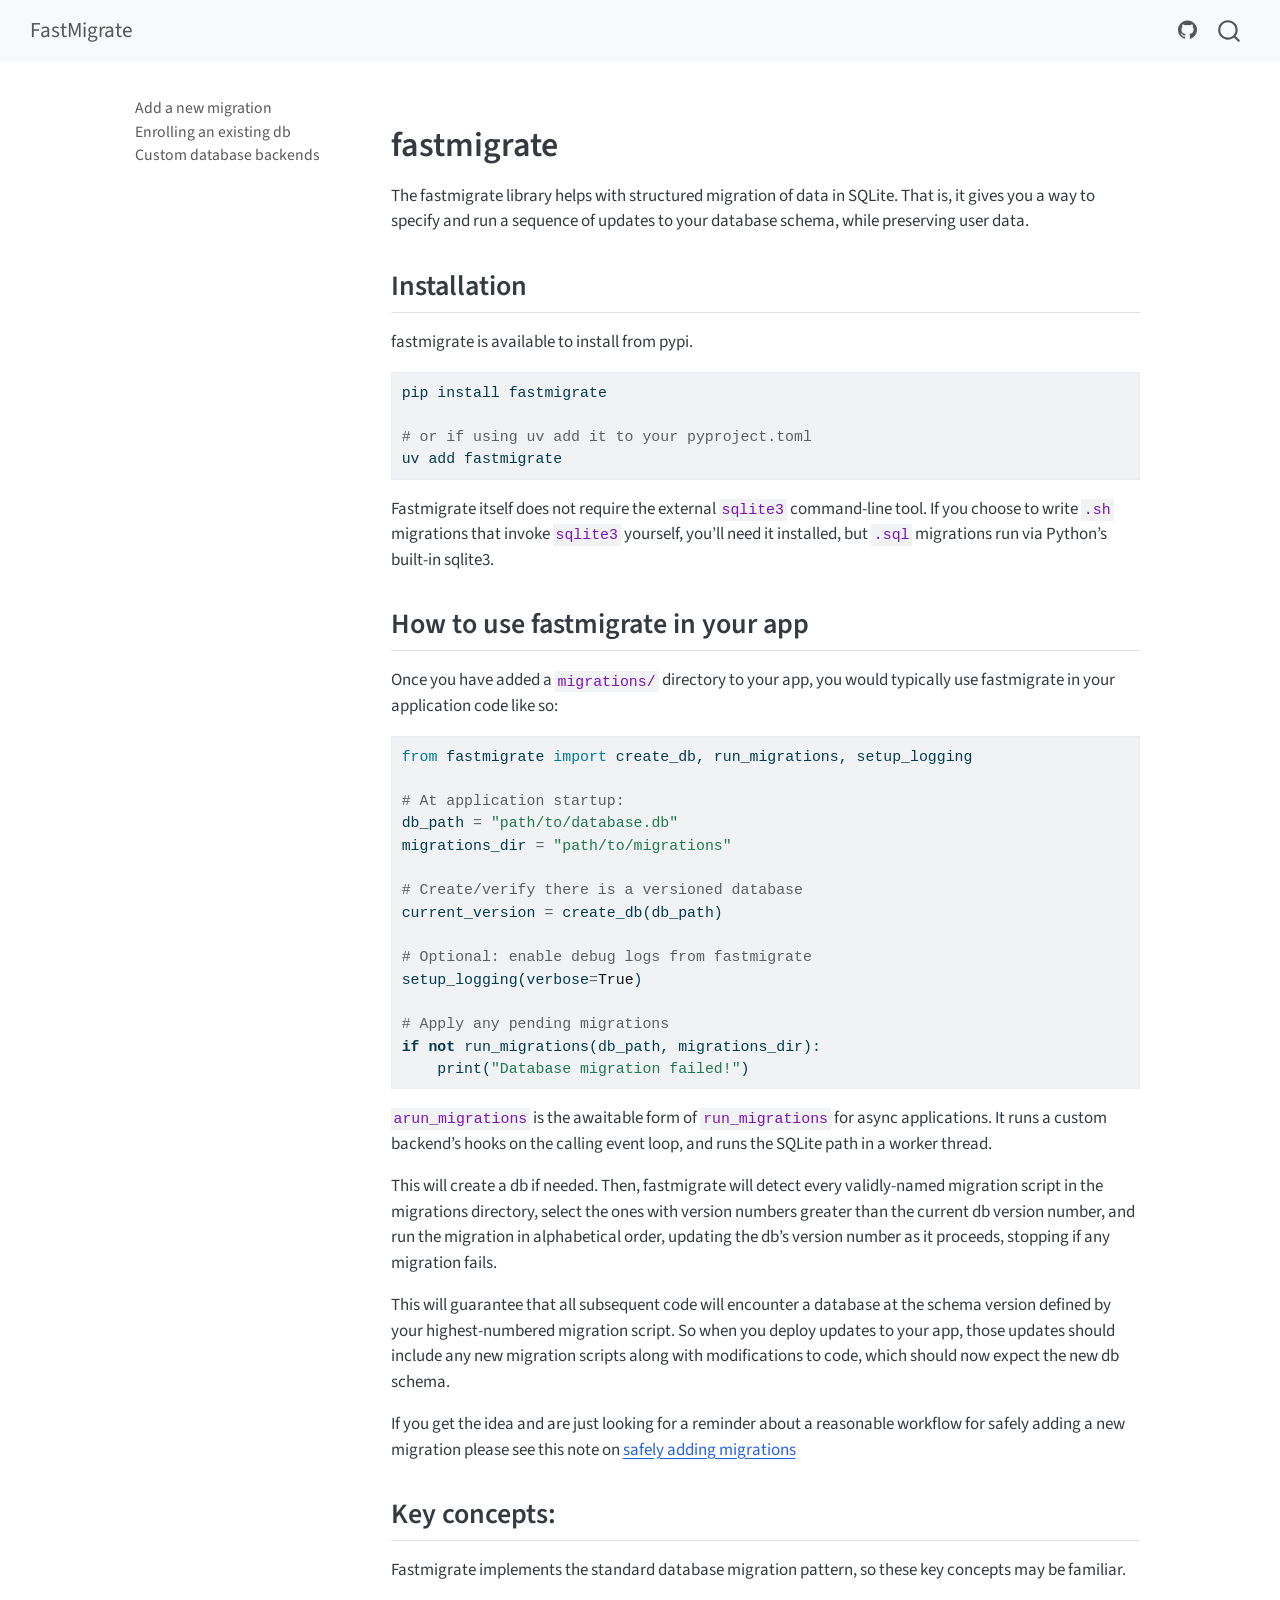
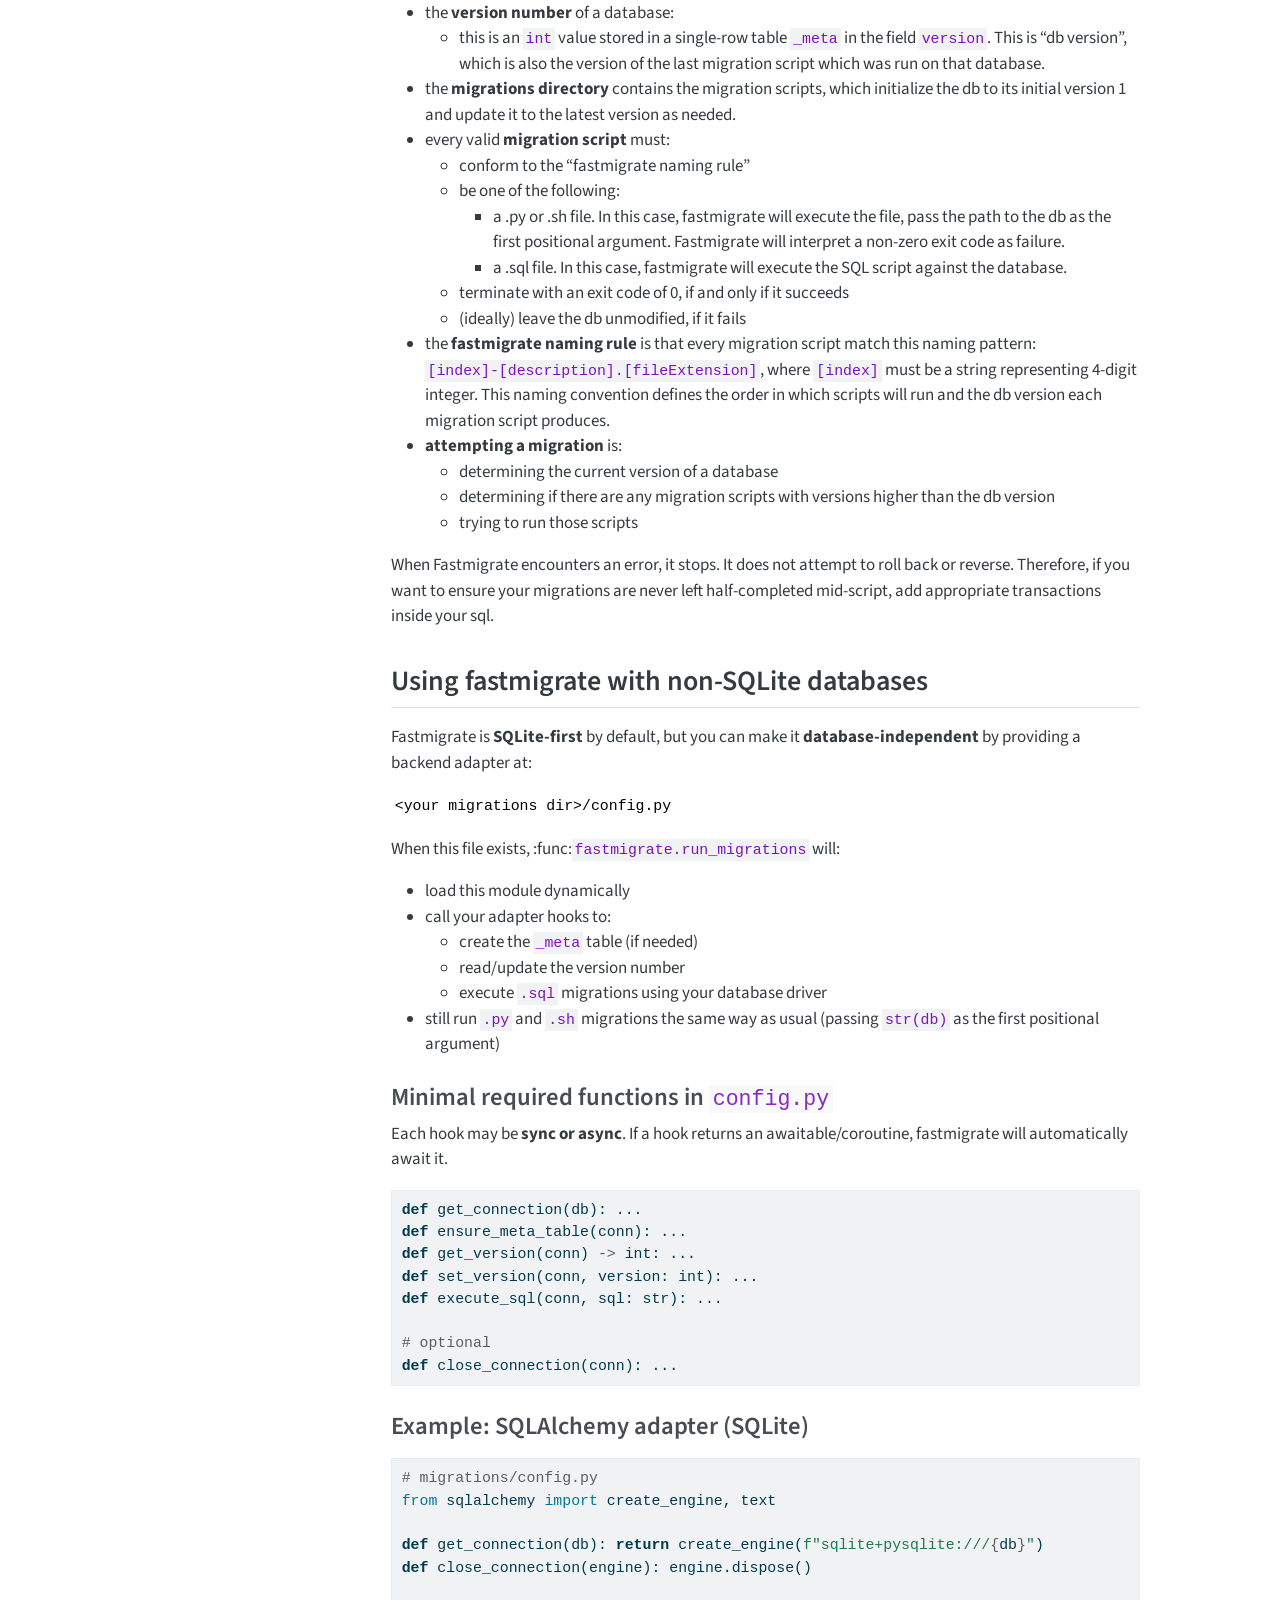
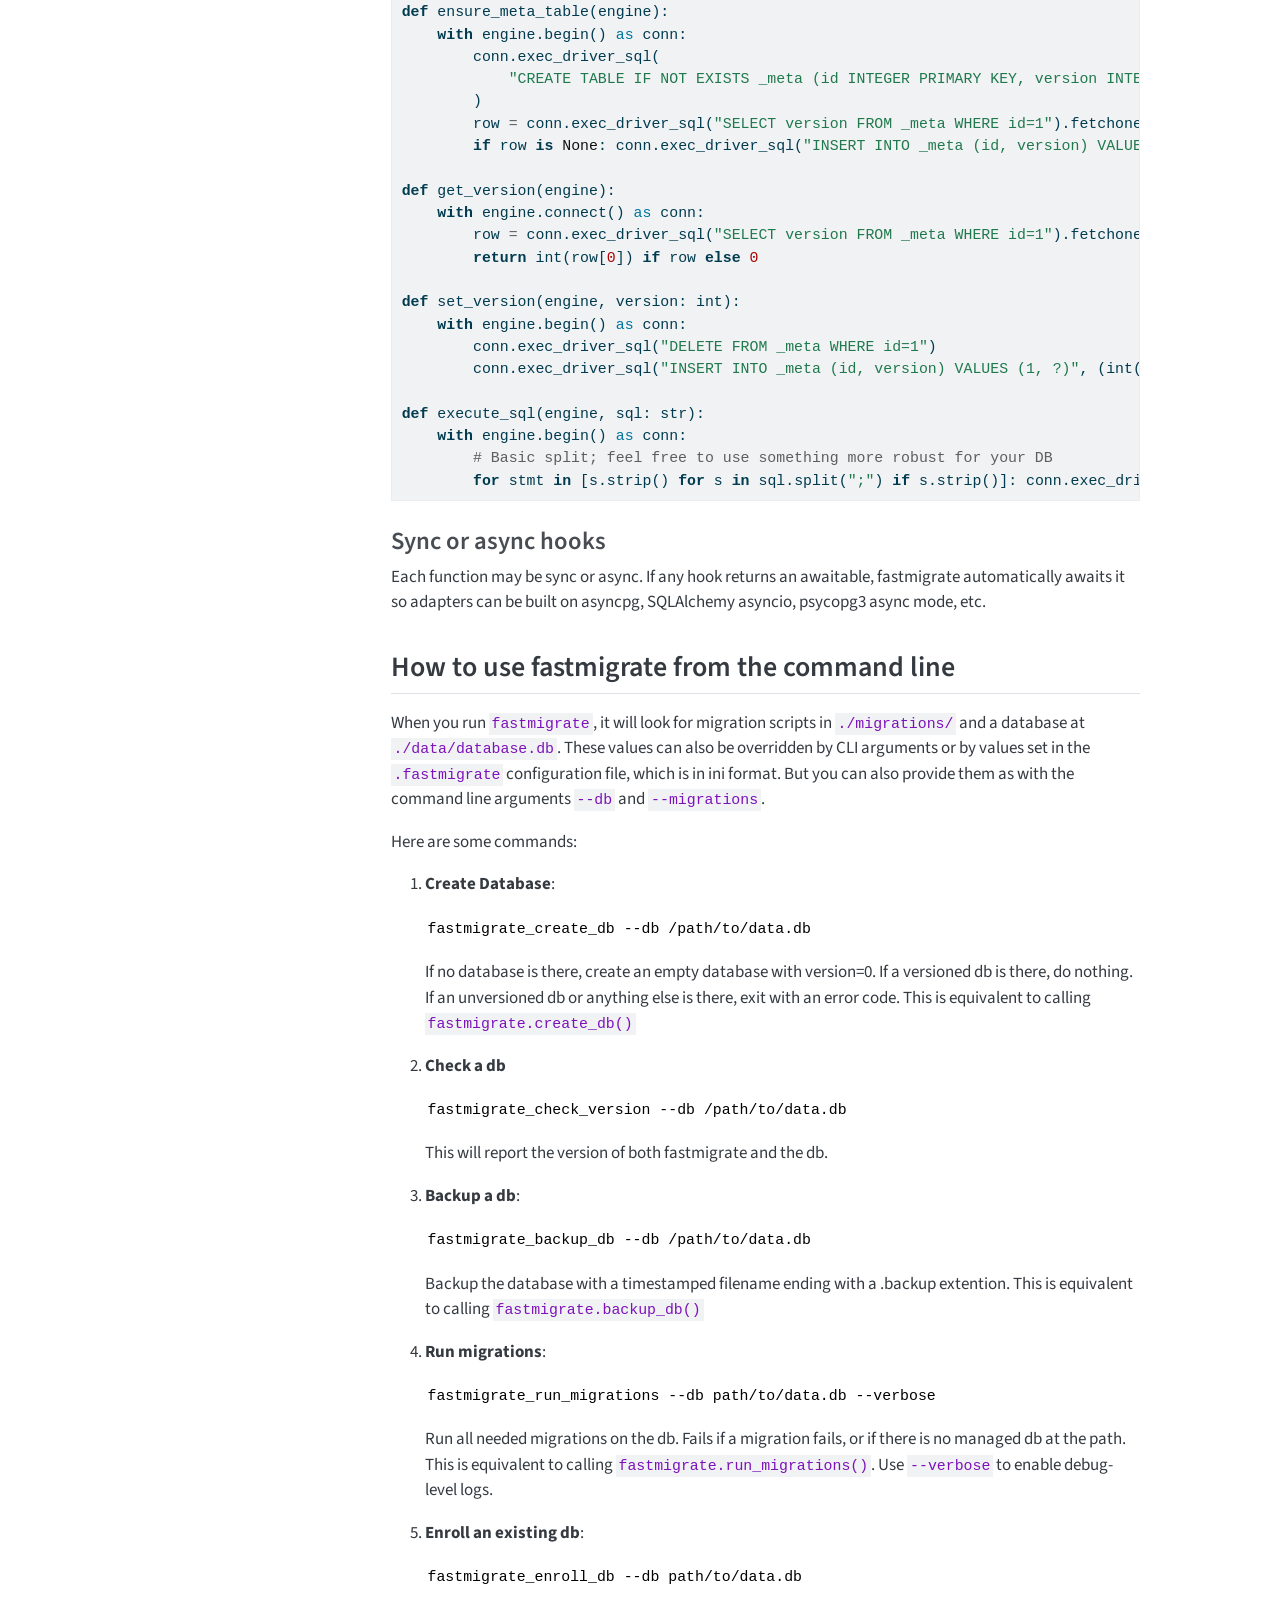
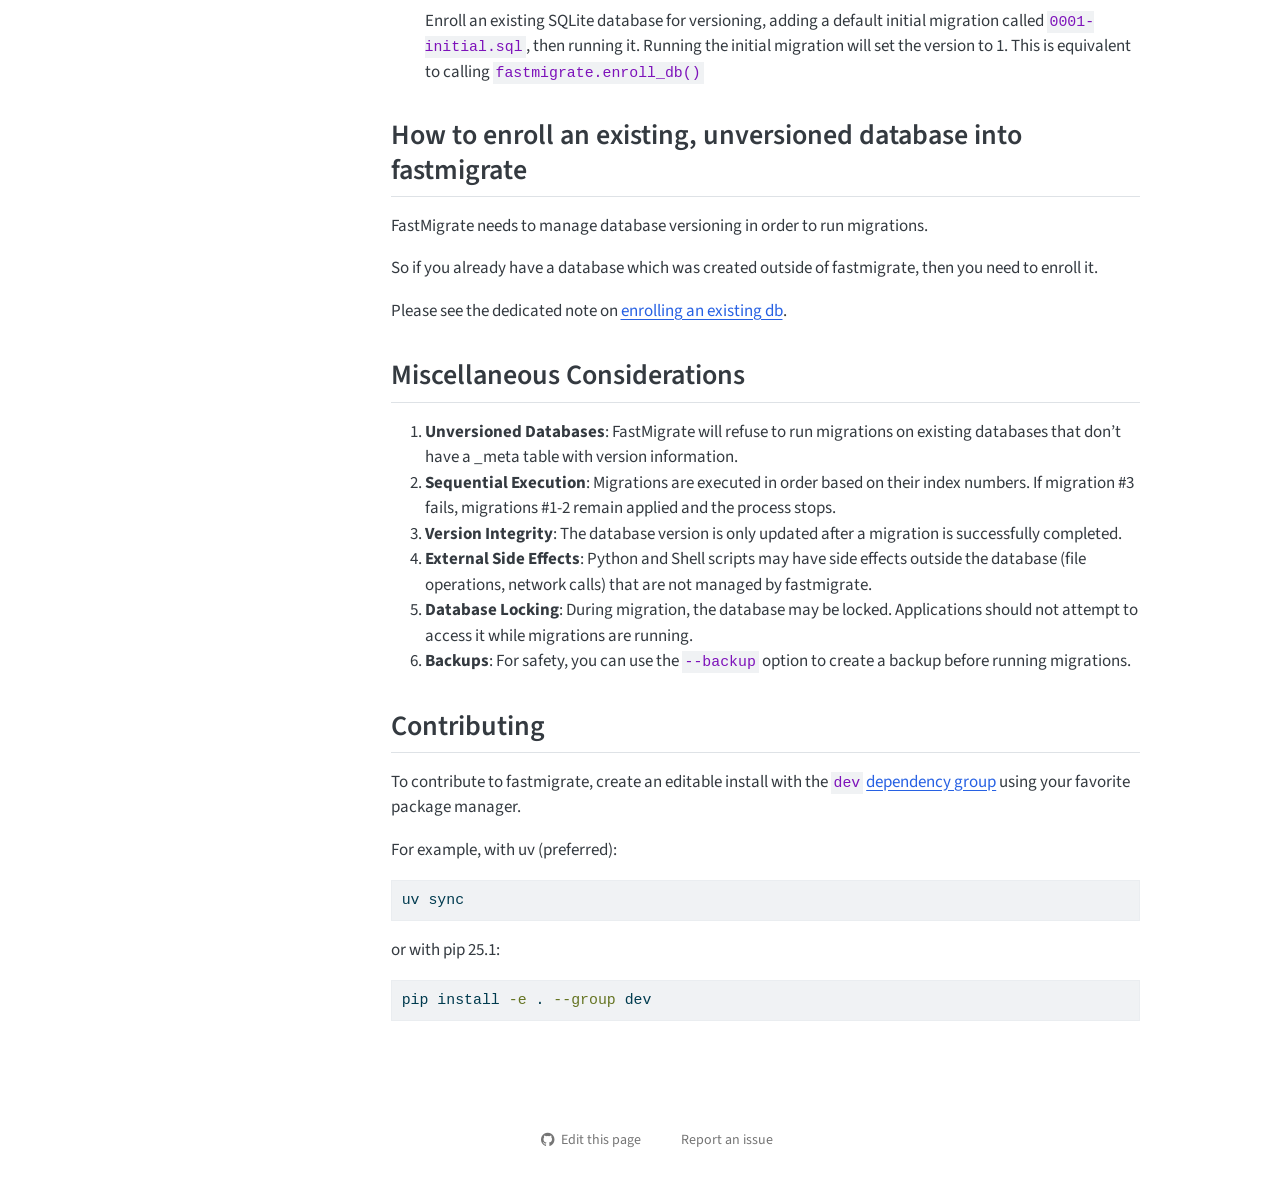
<file: index.html>
<!DOCTYPE html>
<html xmlns="http://www.w3.org/1999/xhtml" lang="en" xml:lang="en"><head>

<meta charset="utf-8">
<meta name="generator" content="quarto-1.10.19">

<meta name="viewport" content="width=device-width, initial-scale=1.0, user-scalable=yes">


<title>FastMigrate</title>
<style>
/* Default styles provided by pandoc.
** See https://pandoc.org/MANUAL.html#variables-for-html for config info.
*/
span.smallcaps{font-variant: small-caps;}
div.columns{display: flex; gap: 1.5em;}
div.column{flex: auto;}
@media screen {
div.columns{gap: min(4vw, 1.5em);}
div.column{overflow-x: auto;}
}
div.hanging-indent{margin-left: 1.5em; text-indent: -1.5em;}
ul.task-list{list-style: none;}
ul.task-list li input[type="checkbox"] {
  width: 0.8em;
  margin: 0 0.8em 0.2em -1em; /* quarto-specific, see https://github.com/quarto-dev/quarto-cli/issues/4556 */ 
  vertical-align: middle;
}
/* CSS for syntax highlighting */
html { -webkit-text-size-adjust: 100%; }
pre > code.sourceCode { white-space: pre; position: relative; }
pre > code.sourceCode > span { display: inline-block; line-height: 1.25; }
pre > code.sourceCode > span:empty { height: 1.2em; }
.sourceCode { overflow: visible; }
code.sourceCode > span { color: inherit; text-decoration: inherit; }
div.sourceCode { margin: 1em 0; }
pre.sourceCode { margin: 0; }
@media screen {
div.sourceCode { overflow: auto; }
}
@media print {
pre > code.sourceCode { white-space: pre-wrap; }
pre > code.sourceCode > span { text-indent: -5em; padding-left: 5em; }
}
pre.numberSource code
  { counter-reset: source-line 0; }
pre.numberSource code > span
  { position: relative; left: -4em; counter-increment: source-line; }
pre.numberSource code > span > a:first-child::before
  { content: counter(source-line);
    position: relative; left: -1em; text-align: right; vertical-align: baseline;
    border: none; display: inline-block;
    -webkit-touch-callout: none; -webkit-user-select: none;
    -khtml-user-select: none; -moz-user-select: none;
    -ms-user-select: none; user-select: none;
    padding: 0 4px; width: 4em;
  }
pre.numberSource { margin-left: 3em;  padding-left: 4px; }
div.sourceCode
  {   }
@media screen {
pre > code.sourceCode > span > a:first-child::before { text-decoration: underline; }
}
</style>


<script src="site_libs/quarto-nav/quarto-nav.js"></script>
<script src="site_libs/quarto-nav/headroom.min.js"></script>
<script src="site_libs/clipboard/clipboard.min.js"></script>
<script src="site_libs/quarto-search/autocomplete.umd.js"></script>
<script src="site_libs/quarto-search/fuse.min.js"></script>
<script src="site_libs/quarto-search/quarto-search.js"></script>
<meta name="quarto:offset" content="./">
<script src="site_libs/quarto-html/quarto.js" type="module"></script>
<script src="site_libs/quarto-html/tabsets/tabsets.js" type="module"></script>
<script src="site_libs/quarto-html/popper.min.js"></script>
<script src="site_libs/quarto-html/tippy.umd.min.js"></script>
<script src="site_libs/quarto-html/anchor.min.js"></script>
<link href="site_libs/quarto-html/tippy.css" rel="stylesheet">
<link href="site_libs/quarto-html/quarto-syntax-highlighting-bf27225e3a48a9273f3daa8f8e829971.css" rel="stylesheet" id="quarto-text-highlighting-styles">
<script src="site_libs/bootstrap/bootstrap.min.js"></script>
<link href="site_libs/bootstrap/bootstrap-icons.css" rel="stylesheet">
<link href="site_libs/bootstrap/bootstrap-55617497126496852ff9f5a59253c640.min.css" rel="stylesheet" append-hash="true" id="quarto-bootstrap" data-mode="light">
<script id="quarto-search-options" type="application/json">{
  "location": "navbar",
  "copy-button": false,
  "collapse-after": 3,
  "panel-placement": "end",
  "type": "overlay",
  "limit": 50,
  "keyboard-shortcut": [
    "f",
    "/",
    "s"
  ],
  "show-item-context": false,
  "language": {
    "search-no-results-text": "No results",
    "search-matching-documents-text": "matching documents",
    "search-copy-link-title": "Copy link to search",
    "search-hide-matches-text": "Hide additional matches",
    "search-more-match-text": "more match in this document",
    "search-more-matches-text": "more matches in this document",
    "search-clear-button-title": "Clear",
    "search-text-placeholder": "",
    "search-detached-cancel-button-title": "Cancel",
    "search-submit-button-title": "Submit",
    "search-label": "Search"
  }
}</script>


</head>

<body class="nav-sidebar floating nav-fixed fullcontent quarto-light">

<div id="quarto-search-results"></div>
  <header id="quarto-header" class="headroom fixed-top">
    <nav class="navbar navbar-expand-lg " data-bs-theme="dark">
      <div class="navbar-container container-fluid">
      <div class="navbar-brand-container mx-auto">
    <a class="navbar-brand" href="./index.html">
    <span class="navbar-title">FastMigrate</span>
    </a>
  </div>
            <div id="quarto-search" class="" title="Search"></div>
          <button class="navbar-toggler" type="button" data-bs-toggle="collapse" data-bs-target="#navbarCollapse" aria-controls="navbarCollapse" role="menu" aria-expanded="false" aria-label="Toggle navigation" onclick="if (window.quartoToggleHeadroom) { window.quartoToggleHeadroom(); }">
  <span class="navbar-toggler-icon"></span>
</button>
          <div class="collapse navbar-collapse" id="navbarCollapse">
            <ul class="navbar-nav navbar-nav-scroll ms-auto">
  <li class="nav-item compact">
    <a class="nav-link" href="https://github.com/AnswerDotAI/fastmigrate"> <i class="bi bi-github" role="img">
</i> 
<span class="menu-text"></span></a>
  </li>  
</ul>
          </div> <!-- /navcollapse -->
            <div class="quarto-navbar-tools">
</div>
      </div> <!-- /container-fluid -->
    </nav>
  <nav class="quarto-secondary-nav">
    <div class="container-fluid d-flex">
      <button type="button" class="quarto-btn-toggle btn" data-bs-toggle="collapse" role="button" data-bs-target=".quarto-sidebar-collapse-item" aria-controls="quarto-sidebar" aria-expanded="false" aria-label="Toggle sidebar navigation" onclick="if (window.quartoToggleHeadroom) { window.quartoToggleHeadroom(); }">
        <i class="bi bi-layout-text-sidebar-reverse"></i>
      </button>
        <nav class="quarto-page-breadcrumbs" aria-label="breadcrumb"><ol class="breadcrumb"></ol></nav>
        <a class="flex-grow-1" role="navigation" data-bs-toggle="collapse" data-bs-target=".quarto-sidebar-collapse-item" aria-controls="quarto-sidebar" aria-expanded="false" aria-label="Toggle sidebar navigation" onclick="if (window.quartoToggleHeadroom) { window.quartoToggleHeadroom(); }">      
        </a>
    </div>
  </nav>
</header>
<!-- content -->
<div id="quarto-content" class="quarto-container page-columns page-rows-contents page-layout-article page-navbar">
<!-- sidebar -->
  <nav id="quarto-sidebar" class="sidebar collapse collapse-horizontal quarto-sidebar-collapse-item sidebar-navigation floating overflow-auto">
    <div class="sidebar-menu-container"> 
    <ul class="list-unstyled mt-1">
        <li class="sidebar-item">
  <div class="sidebar-item-container"> 
  <a href="./adding_migrations.html" class="sidebar-item-text sidebar-link">
 <span class="menu-text">Add a new migration</span></a>
  </div>
</li>
        <li class="sidebar-item">
  <div class="sidebar-item-container"> 
  <a href="./enrolling.html" class="sidebar-item-text sidebar-link">
 <span class="menu-text">Enrolling an existing db</span></a>
  </div>
</li>
        <li class="sidebar-item">
  <div class="sidebar-item-container"> 
  <a href="./custom_backends.html" class="sidebar-item-text sidebar-link">
 <span class="menu-text">Custom database backends</span></a>
  </div>
</li>
    </ul>
    </div>
</nav>
<div id="quarto-sidebar-glass" class="quarto-sidebar-collapse-item" data-bs-toggle="collapse" data-bs-target=".quarto-sidebar-collapse-item"></div>
<!-- margin-sidebar -->
    
<!-- main -->
<main class="content" id="quarto-document-content"><header id="title-block-header" class="quarto-title-block"></header>




<section id="fastmigrate" class="level1">
<h1>fastmigrate</h1>
<p>The fastmigrate library helps with structured migration of data in SQLite. That is, it gives you a way to specify and run a sequence of updates to your database schema, while preserving user data.</p>
<section id="installation" class="level2">
<h2 class="anchored" data-anchor-id="installation">Installation</h2>
<p>fastmigrate is available to install from pypi.</p>
<div class="code-copy-outer-scaffold"><div class="sourceCode" id="cb1"><pre class="sourceCode bash code-with-copy"><code class="sourceCode bash"><span id="cb1-1"><a href="#cb1-1" aria-hidden="true" tabindex="-1"></a><span class="ex">pip</span> install fastmigrate</span>
<span id="cb1-2"><a href="#cb1-2" aria-hidden="true" tabindex="-1"></a></span>
<span id="cb1-3"><a href="#cb1-3" aria-hidden="true" tabindex="-1"></a><span class="co"># or if using uv add it to your pyproject.toml</span></span>
<span id="cb1-4"><a href="#cb1-4" aria-hidden="true" tabindex="-1"></a><span class="ex">uv</span> add fastmigrate</span></code></pre></div><button title="Copy to Clipboard" class="code-copy-button"><i class="bi"></i></button></div>
<p>Fastmigrate itself does not require the external <code>sqlite3</code> command-line tool. If you choose to write <code>.sh</code> migrations that invoke <code>sqlite3</code> yourself, you’ll need it installed, but <code>.sql</code> migrations run via Python’s built-in sqlite3.</p>
</section>
<section id="how-to-use-fastmigrate-in-your-app" class="level2">
<h2 class="anchored" data-anchor-id="how-to-use-fastmigrate-in-your-app">How to use fastmigrate in your app</h2>
<p>Once you have added a <code>migrations/</code> directory to your app, you would typically use fastmigrate in your application code like so:</p>
<div class="code-copy-outer-scaffold"><div class="sourceCode" id="cb2"><pre class="sourceCode python code-with-copy"><code class="sourceCode python"><span id="cb2-1"><a href="#cb2-1" aria-hidden="true" tabindex="-1"></a><span class="im">from</span> fastmigrate <span class="im">import</span> create_db, run_migrations, setup_logging</span>
<span id="cb2-2"><a href="#cb2-2" aria-hidden="true" tabindex="-1"></a></span>
<span id="cb2-3"><a href="#cb2-3" aria-hidden="true" tabindex="-1"></a><span class="co"># At application startup:</span></span>
<span id="cb2-4"><a href="#cb2-4" aria-hidden="true" tabindex="-1"></a>db_path <span class="op">=</span> <span class="st">"path/to/database.db"</span></span>
<span id="cb2-5"><a href="#cb2-5" aria-hidden="true" tabindex="-1"></a>migrations_dir <span class="op">=</span> <span class="st">"path/to/migrations"</span></span>
<span id="cb2-6"><a href="#cb2-6" aria-hidden="true" tabindex="-1"></a></span>
<span id="cb2-7"><a href="#cb2-7" aria-hidden="true" tabindex="-1"></a><span class="co"># Create/verify there is a versioned database</span></span>
<span id="cb2-8"><a href="#cb2-8" aria-hidden="true" tabindex="-1"></a>current_version <span class="op">=</span> create_db(db_path)</span>
<span id="cb2-9"><a href="#cb2-9" aria-hidden="true" tabindex="-1"></a></span>
<span id="cb2-10"><a href="#cb2-10" aria-hidden="true" tabindex="-1"></a><span class="co"># Optional: enable debug logs from fastmigrate</span></span>
<span id="cb2-11"><a href="#cb2-11" aria-hidden="true" tabindex="-1"></a>setup_logging(verbose<span class="op">=</span><span class="va">True</span>)</span>
<span id="cb2-12"><a href="#cb2-12" aria-hidden="true" tabindex="-1"></a></span>
<span id="cb2-13"><a href="#cb2-13" aria-hidden="true" tabindex="-1"></a><span class="co"># Apply any pending migrations</span></span>
<span id="cb2-14"><a href="#cb2-14" aria-hidden="true" tabindex="-1"></a><span class="cf">if</span> <span class="kw">not</span> run_migrations(db_path, migrations_dir):</span>
<span id="cb2-15"><a href="#cb2-15" aria-hidden="true" tabindex="-1"></a>    <span class="bu">print</span>(<span class="st">"Database migration failed!"</span>)</span></code></pre></div><button title="Copy to Clipboard" class="code-copy-button"><i class="bi"></i></button></div>
<p><code>arun_migrations</code> is the awaitable form of <code>run_migrations</code> for async applications. It runs a custom backend’s hooks on the calling event loop, and runs the SQLite path in a worker thread.</p>
<p>This will create a db if needed. Then, fastmigrate will detect every validly-named migration script in the migrations directory, select the ones with version numbers greater than the current db version number, and run the migration in alphabetical order, updating the db’s version number as it proceeds, stopping if any migration fails.</p>
<p>This will guarantee that all subsequent code will encounter a database at the schema version defined by your highest-numbered migration script. So when you deploy updates to your app, those updates should include any new migration scripts along with modifications to code, which should now expect the new db schema.</p>
<p>If you get the idea and are just looking for a reminder about a reasonable workflow for safely adding a new migration please see this note on <a href="./docsrc/adding_migrations.qmd">safely adding migrations</a></p>
</section>
<section id="key-concepts" class="level2">
<h2 class="anchored" data-anchor-id="key-concepts">Key concepts:</h2>
<p>Fastmigrate implements the standard database migration pattern, so these key concepts may be familiar.</p>
<ul>
<li>the <strong>version number</strong> of a database:
<ul>
<li>this is an <code>int</code> value stored in a single-row table <code>_meta</code> in the field <code>version</code>. This is “db version”, which is also the version of the last migration script which was run on that database.</li>
</ul></li>
<li>the <strong>migrations directory</strong> contains the migration scripts, which initialize the db to its initial version 1 and update it to the latest version as needed.</li>
<li>every valid <strong>migration script</strong> must:
<ul>
<li>conform to the “fastmigrate naming rule”</li>
<li>be one of the following:
<ul>
<li>a .py or .sh file. In this case, fastmigrate will execute the file, pass the path to the db as the first positional argument. Fastmigrate will interpret a non-zero exit code as failure.</li>
<li>a .sql file. In this case, fastmigrate will execute the SQL script against the database.</li>
</ul></li>
<li>terminate with an exit code of 0, if and only if it succeeds</li>
<li>(ideally) leave the db unmodified, if it fails</li>
</ul></li>
<li>the <strong>fastmigrate naming rule</strong> is that every migration script match this naming pattern: <code>[index]-[description].[fileExtension]</code>, where <code>[index]</code> must be a string representing 4-digit integer. This naming convention defines the order in which scripts will run and the db version each migration script produces.</li>
<li><strong>attempting a migration</strong> is:
<ul>
<li>determining the current version of a database</li>
<li>determining if there are any migration scripts with versions higher than the db version</li>
<li>trying to run those scripts</li>
</ul></li>
</ul>
<p>When Fastmigrate encounters an error, it stops. It does not attempt to roll back or reverse. Therefore, if you want to ensure your migrations are never left half-completed mid-script, add appropriate transactions inside your sql.</p>
</section>
<section id="using-fastmigrate-with-non-sqlite-databases" class="level2">
<h2 class="anchored" data-anchor-id="using-fastmigrate-with-non-sqlite-databases">Using fastmigrate with non-SQLite databases</h2>
<p>Fastmigrate is <strong>SQLite-first</strong> by default, but you can make it <strong>database-independent</strong> by providing a backend adapter at:</p>
<pre><code>&lt;your migrations dir&gt;/config.py</code></pre>
<p>When this file exists, :func:<code>fastmigrate.run_migrations</code> will:</p>
<ul>
<li>load this module dynamically</li>
<li>call your adapter hooks to:
<ul>
<li>create the <code>_meta</code> table (if needed)</li>
<li>read/update the version number</li>
<li>execute <code>.sql</code> migrations using your database driver</li>
</ul></li>
<li>still run <code>.py</code> and <code>.sh</code> migrations the same way as usual (passing <code>str(db)</code> as the first positional argument)</li>
</ul>
<section id="minimal-required-functions-in-config.py" class="level3">
<h3 class="anchored" data-anchor-id="minimal-required-functions-in-config.py">Minimal required functions in <code>config.py</code></h3>
<p>Each hook may be <strong>sync or async</strong>. If a hook returns an awaitable/coroutine, fastmigrate will automatically await it.</p>
<div class="code-copy-outer-scaffold"><div class="sourceCode" id="cb4"><pre class="sourceCode python code-with-copy"><code class="sourceCode python"><span id="cb4-1"><a href="#cb4-1" aria-hidden="true" tabindex="-1"></a><span class="kw">def</span> get_connection(db): ...</span>
<span id="cb4-2"><a href="#cb4-2" aria-hidden="true" tabindex="-1"></a><span class="kw">def</span> ensure_meta_table(conn): ...</span>
<span id="cb4-3"><a href="#cb4-3" aria-hidden="true" tabindex="-1"></a><span class="kw">def</span> get_version(conn) <span class="op">-&gt;</span> <span class="bu">int</span>: ...</span>
<span id="cb4-4"><a href="#cb4-4" aria-hidden="true" tabindex="-1"></a><span class="kw">def</span> set_version(conn, version: <span class="bu">int</span>): ...</span>
<span id="cb4-5"><a href="#cb4-5" aria-hidden="true" tabindex="-1"></a><span class="kw">def</span> execute_sql(conn, sql: <span class="bu">str</span>): ...</span>
<span id="cb4-6"><a href="#cb4-6" aria-hidden="true" tabindex="-1"></a></span>
<span id="cb4-7"><a href="#cb4-7" aria-hidden="true" tabindex="-1"></a><span class="co"># optional</span></span>
<span id="cb4-8"><a href="#cb4-8" aria-hidden="true" tabindex="-1"></a><span class="kw">def</span> close_connection(conn): ...</span></code></pre></div><button title="Copy to Clipboard" class="code-copy-button"><i class="bi"></i></button></div>
</section>
<section id="example-sqlalchemy-adapter-sqlite" class="level3">
<h3 class="anchored" data-anchor-id="example-sqlalchemy-adapter-sqlite">Example: SQLAlchemy adapter (SQLite)</h3>
<div class="code-copy-outer-scaffold"><div class="sourceCode" id="cb5"><pre class="sourceCode python code-with-copy"><code class="sourceCode python"><span id="cb5-1"><a href="#cb5-1" aria-hidden="true" tabindex="-1"></a><span class="co"># migrations/config.py</span></span>
<span id="cb5-2"><a href="#cb5-2" aria-hidden="true" tabindex="-1"></a><span class="im">from</span> sqlalchemy <span class="im">import</span> create_engine, text</span>
<span id="cb5-3"><a href="#cb5-3" aria-hidden="true" tabindex="-1"></a></span>
<span id="cb5-4"><a href="#cb5-4" aria-hidden="true" tabindex="-1"></a><span class="kw">def</span> get_connection(db): <span class="cf">return</span> create_engine(<span class="ss">f"sqlite+pysqlite:///</span><span class="sc">{</span>db<span class="sc">}</span><span class="ss">"</span>)</span>
<span id="cb5-5"><a href="#cb5-5" aria-hidden="true" tabindex="-1"></a><span class="kw">def</span> close_connection(engine): engine.dispose()</span>
<span id="cb5-6"><a href="#cb5-6" aria-hidden="true" tabindex="-1"></a></span>
<span id="cb5-7"><a href="#cb5-7" aria-hidden="true" tabindex="-1"></a><span class="kw">def</span> ensure_meta_table(engine):</span>
<span id="cb5-8"><a href="#cb5-8" aria-hidden="true" tabindex="-1"></a>    <span class="cf">with</span> engine.begin() <span class="im">as</span> conn:</span>
<span id="cb5-9"><a href="#cb5-9" aria-hidden="true" tabindex="-1"></a>        conn.exec_driver_sql(</span>
<span id="cb5-10"><a href="#cb5-10" aria-hidden="true" tabindex="-1"></a>            <span class="st">"CREATE TABLE IF NOT EXISTS _meta (id INTEGER PRIMARY KEY, version INTEGER NOT NULL)"</span></span>
<span id="cb5-11"><a href="#cb5-11" aria-hidden="true" tabindex="-1"></a>        )</span>
<span id="cb5-12"><a href="#cb5-12" aria-hidden="true" tabindex="-1"></a>        row <span class="op">=</span> conn.exec_driver_sql(<span class="st">"SELECT version FROM _meta WHERE id=1"</span>).fetchone()</span>
<span id="cb5-13"><a href="#cb5-13" aria-hidden="true" tabindex="-1"></a>        <span class="cf">if</span> row <span class="kw">is</span> <span class="va">None</span>: conn.exec_driver_sql(<span class="st">"INSERT INTO _meta (id, version) VALUES (1, 0)"</span>)</span>
<span id="cb5-14"><a href="#cb5-14" aria-hidden="true" tabindex="-1"></a></span>
<span id="cb5-15"><a href="#cb5-15" aria-hidden="true" tabindex="-1"></a><span class="kw">def</span> get_version(engine):</span>
<span id="cb5-16"><a href="#cb5-16" aria-hidden="true" tabindex="-1"></a>    <span class="cf">with</span> engine.<span class="ex">connect</span>() <span class="im">as</span> conn:</span>
<span id="cb5-17"><a href="#cb5-17" aria-hidden="true" tabindex="-1"></a>        row <span class="op">=</span> conn.exec_driver_sql(<span class="st">"SELECT version FROM _meta WHERE id=1"</span>).fetchone()</span>
<span id="cb5-18"><a href="#cb5-18" aria-hidden="true" tabindex="-1"></a>        <span class="cf">return</span> <span class="bu">int</span>(row[<span class="dv">0</span>]) <span class="cf">if</span> row <span class="cf">else</span> <span class="dv">0</span></span>
<span id="cb5-19"><a href="#cb5-19" aria-hidden="true" tabindex="-1"></a></span>
<span id="cb5-20"><a href="#cb5-20" aria-hidden="true" tabindex="-1"></a><span class="kw">def</span> set_version(engine, version: <span class="bu">int</span>):</span>
<span id="cb5-21"><a href="#cb5-21" aria-hidden="true" tabindex="-1"></a>    <span class="cf">with</span> engine.begin() <span class="im">as</span> conn:</span>
<span id="cb5-22"><a href="#cb5-22" aria-hidden="true" tabindex="-1"></a>        conn.exec_driver_sql(<span class="st">"DELETE FROM _meta WHERE id=1"</span>)</span>
<span id="cb5-23"><a href="#cb5-23" aria-hidden="true" tabindex="-1"></a>        conn.exec_driver_sql(<span class="st">"INSERT INTO _meta (id, version) VALUES (1, ?)"</span>, (<span class="bu">int</span>(version),))</span>
<span id="cb5-24"><a href="#cb5-24" aria-hidden="true" tabindex="-1"></a></span>
<span id="cb5-25"><a href="#cb5-25" aria-hidden="true" tabindex="-1"></a><span class="kw">def</span> execute_sql(engine, sql: <span class="bu">str</span>):</span>
<span id="cb5-26"><a href="#cb5-26" aria-hidden="true" tabindex="-1"></a>    <span class="cf">with</span> engine.begin() <span class="im">as</span> conn:</span>
<span id="cb5-27"><a href="#cb5-27" aria-hidden="true" tabindex="-1"></a>        <span class="co"># Basic split; feel free to use something more robust for your DB</span></span>
<span id="cb5-28"><a href="#cb5-28" aria-hidden="true" tabindex="-1"></a>        <span class="cf">for</span> stmt <span class="kw">in</span> [s.strip() <span class="cf">for</span> s <span class="kw">in</span> sql.split(<span class="st">";"</span>) <span class="cf">if</span> s.strip()]: conn.exec_driver_sql(stmt)</span></code></pre></div><button title="Copy to Clipboard" class="code-copy-button"><i class="bi"></i></button></div>
</section>
<section id="sync-or-async-hooks" class="level3">
<h3 class="anchored" data-anchor-id="sync-or-async-hooks">Sync or async hooks</h3>
<p>Each function may be sync or async. If any hook returns an awaitable, fastmigrate automatically awaits it so adapters can be built on asyncpg, SQLAlchemy asyncio, psycopg3 async mode, etc.</p>
</section>
</section>
<section id="how-to-use-fastmigrate-from-the-command-line" class="level2">
<h2 class="anchored" data-anchor-id="how-to-use-fastmigrate-from-the-command-line">How to use fastmigrate from the command line</h2>
<p>When you run <code>fastmigrate</code>, it will look for migration scripts in <code>./migrations/</code> and a database at <code>./data/database.db</code>. These values can also be overridden by CLI arguments or by values set in the <code>.fastmigrate</code> configuration file, which is in ini format. But you can also provide them as with the command line arguments <code>--db</code> and <code>--migrations</code>.</p>
<p>Here are some commands:</p>
<ol type="1">
<li><p><strong>Create Database</strong>:</p>
<pre><code>fastmigrate_create_db --db /path/to/data.db</code></pre>
<p>If no database is there, create an empty database with version=0. If a versioned db is there, do nothing. If an unversioned db or anything else is there, exit with an error code. This is equivalent to calling <code>fastmigrate.create_db()</code></p></li>
<li><p><strong>Check a db</strong></p>
<pre><code>fastmigrate_check_version --db /path/to/data.db</code></pre>
<p>This will report the version of both fastmigrate and the db.</p></li>
<li><p><strong>Backup a db</strong>:</p>
<pre><code>fastmigrate_backup_db --db /path/to/data.db</code></pre>
<p>Backup the database with a timestamped filename ending with a .backup extention. This is equivalent to calling <code>fastmigrate.backup_db()</code></p></li>
<li><p><strong>Run migrations</strong>:</p>
<pre><code>fastmigrate_run_migrations --db path/to/data.db --verbose</code></pre>
<p>Run all needed migrations on the db. Fails if a migration fails, or if there is no managed db at the path. This is equivalent to calling <code>fastmigrate.run_migrations()</code>. Use <code>--verbose</code> to enable debug-level logs.</p></li>
<li><p><strong>Enroll an existing db</strong>:</p>
<pre><code>fastmigrate_enroll_db --db path/to/data.db</code></pre>
<p>Enroll an existing SQLite database for versioning, adding a default initial migration called <code>0001-initial.sql</code>, then running it. Running the initial migration will set the version to 1. This is equivalent to calling <code>fastmigrate.enroll_db()</code></p></li>
</ol>
</section>
<section id="how-to-enroll-an-existing-unversioned-database-into-fastmigrate" class="level2">
<h2 class="anchored" data-anchor-id="how-to-enroll-an-existing-unversioned-database-into-fastmigrate">How to enroll an existing, unversioned database into fastmigrate</h2>
<p>FastMigrate needs to manage database versioning in order to run migrations.</p>
<p>So if you already have a database which was created outside of fastmigrate, then you need to enroll it.</p>
<p>Please see the dedicated note on <a href="./docsrc/enrolling.qmd">enrolling an existing db</a>.</p>
</section>
<section id="miscellaneous-considerations" class="level2">
<h2 class="anchored" data-anchor-id="miscellaneous-considerations">Miscellaneous Considerations</h2>
<ol type="1">
<li><strong>Unversioned Databases</strong>: FastMigrate will refuse to run migrations on existing databases that don’t have a _meta table with version information.</li>
<li><strong>Sequential Execution</strong>: Migrations are executed in order based on their index numbers. If migration #3 fails, migrations #1-2 remain applied and the process stops.</li>
<li><strong>Version Integrity</strong>: The database version is only updated after a migration is successfully completed.</li>
<li><strong>External Side Effects</strong>: Python and Shell scripts may have side effects outside the database (file operations, network calls) that are not managed by fastmigrate.</li>
<li><strong>Database Locking</strong>: During migration, the database may be locked. Applications should not attempt to access it while migrations are running.</li>
<li><strong>Backups</strong>: For safety, you can use the <code>--backup</code> option to create a backup before running migrations.</li>
</ol>
</section>
<section id="contributing" class="level2">
<h2 class="anchored" data-anchor-id="contributing">Contributing</h2>
<p>To contribute to fastmigrate, create an editable install with the <code>dev</code> <a href="https://peps.python.org/pep-0735">dependency group</a> using your favorite package manager.</p>
<p>For example, with uv (preferred):</p>
<div class="code-copy-outer-scaffold"><div class="sourceCode" id="cb11"><pre class="sourceCode bash code-with-copy"><code class="sourceCode bash"><span id="cb11-1"><a href="#cb11-1" aria-hidden="true" tabindex="-1"></a><span class="ex">uv</span> sync</span></code></pre></div><button title="Copy to Clipboard" class="code-copy-button"><i class="bi"></i></button></div>
<p>or with pip 25.1:</p>
<div class="code-copy-outer-scaffold"><div class="sourceCode" id="cb12"><pre class="sourceCode bash code-with-copy"><code class="sourceCode bash"><span id="cb12-1"><a href="#cb12-1" aria-hidden="true" tabindex="-1"></a><span class="ex">pip</span> install <span class="at">-e</span> . <span class="at">--group</span> dev</span></code></pre></div><button title="Copy to Clipboard" class="code-copy-button"><i class="bi"></i></button></div>


</section>
</section>

</main> <!-- /main -->
<script id="quarto-html-after-body" type="application/javascript">
  window.document.addEventListener("DOMContentLoaded", function (event) {
    const icon = "";
    const anchorJS = new window.AnchorJS();
    anchorJS.options = {
      placement: 'right',
      icon: icon
    };
    anchorJS.add('.anchored');
    const isCodeAnnotation = (el) => {
      for (const clz of el.classList) {
        if (clz.startsWith('code-annotation-')) {                     
          return true;
        }
      }
      return false;
    }
    const onCopySuccess = function(e) {
      // button target
      const button = e.trigger;
      // don't keep focus
      button.blur();
      // flash "checked"
      button.classList.add('code-copy-button-checked');
      var currentTitle = button.getAttribute("title");
      button.setAttribute("title", "Copied!");
      let tooltip;
      if (window.bootstrap) {
        button.setAttribute("data-bs-toggle", "tooltip");
        button.setAttribute("data-bs-placement", "left");
        button.setAttribute("data-bs-title", "Copied!");
        tooltip = new bootstrap.Tooltip(button, 
          { trigger: "manual", 
            customClass: "code-copy-button-tooltip",
            offset: [0, -8]});
        tooltip.show();    
      }
      setTimeout(function() {
        if (tooltip) {
          tooltip.hide();
          button.removeAttribute("data-bs-title");
          button.removeAttribute("data-bs-toggle");
          button.removeAttribute("data-bs-placement");
        }
        button.setAttribute("title", currentTitle);
        button.classList.remove('code-copy-button-checked');
      }, 1000);
      // clear code selection
      e.clearSelection();
    }
    const getTextToCopy = function(trigger) {
      const outerScaffold = trigger.parentElement.cloneNode(true);
      const codeEl = outerScaffold.querySelector('code');
      for (const childEl of codeEl.children) {
        if (isCodeAnnotation(childEl)) {
          childEl.remove();
        }
      }
      return codeEl.innerText;
    }
    const clipboard = new window.ClipboardJS('.code-copy-button:not([data-in-quarto-modal])', {
      text: getTextToCopy
    });
    clipboard.on('success', onCopySuccess);
    if (window.document.getElementById('quarto-embedded-source-code-modal')) {
      const clipboardModal = new window.ClipboardJS('.code-copy-button[data-in-quarto-modal]', {
        text: getTextToCopy,
        container: window.document.getElementById('quarto-embedded-source-code-modal')
      });
      clipboardModal.on('success', onCopySuccess);
    }
      var localhostRegex = new RegExp(/^(?:http|https):\/\/localhost\:?[0-9]*\//);
      var mailtoRegex = new RegExp(/^mailto:/);
        var filterRegex = new RegExp("https:\/\/AnswerDotAI\.github\.io\/fastmigrate");
      var isInternal = (href) => {
          return filterRegex.test(href) || localhostRegex.test(href) || mailtoRegex.test(href);
      }
      // Inspect non-navigation links and adorn them if external
     var links = window.document.querySelectorAll('a[href]:not(.nav-link):not(.navbar-brand):not(.toc-action):not(.sidebar-link):not(.sidebar-item-toggle):not(.pagination-link):not(.no-external):not([aria-hidden]):not(.dropdown-item):not(.quarto-navigation-tool):not(.about-link)');
      for (var i=0; i<links.length; i++) {
        const link = links[i];
        if (!isInternal(link.href)) {
          // undo the damage that might have been done by quarto-nav.js in the case of
          // links that we want to consider external
          if (link.dataset.originalHref !== undefined) {
            link.href = link.dataset.originalHref;
          }
        }
      }
    function tippyHover(el, contentFn, onTriggerFn, onUntriggerFn) {
      const config = {
        allowHTML: true,
        maxWidth: 500,
        delay: 100,
        arrow: false,
        appendTo: function(el) {
            return el.parentElement;
        },
        interactive: true,
        interactiveBorder: 10,
        theme: 'quarto',
        placement: 'bottom-start',
      };
      if (contentFn) {
        config.content = contentFn;
      }
      if (onTriggerFn) {
        config.onTrigger = onTriggerFn;
      }
      if (onUntriggerFn) {
        config.onUntrigger = onUntriggerFn;
      }
      window.tippy(el, config); 
    }
    const noterefs = window.document.querySelectorAll('a[role="doc-noteref"]');
    for (var i=0; i<noterefs.length; i++) {
      const ref = noterefs[i];
      tippyHover(ref, function() {
        // use id or data attribute instead here
        let href = ref.getAttribute('data-footnote-href') || ref.getAttribute('href');
        try { href = new URL(href).hash; } catch {}
        const id = href.replace(/^#\/?/, "");
        const note = window.document.getElementById(id);
        if (note) {
          return note.innerHTML;
        } else {
          return "";
        }
      });
    }
    const xrefs = window.document.querySelectorAll('a.quarto-xref');
    const processXRef = (id, note) => {
      // Strip column container classes
      const stripColumnClz = (el) => {
        el.classList.remove("page-full", "page-columns");
        if (el.children) {
          for (const child of el.children) {
            stripColumnClz(child);
          }
        }
      }
      stripColumnClz(note)
      if (id === null || id.startsWith('sec-')) {
        // Special case sections, only their first couple elements
        const container = document.createElement("div");
        if (note.children && note.children.length > 2) {
          container.appendChild(note.children[0].cloneNode(true));
          for (let i = 1; i < note.children.length; i++) {
            const child = note.children[i];
            if (child.tagName === "P" && child.innerText === "") {
              continue;
            } else {
              container.appendChild(child.cloneNode(true));
              break;
            }
          }
          if (window.Quarto?.typesetMath) {
            window.Quarto.typesetMath(container);
          }
          return container.innerHTML
        } else {
          if (window.Quarto?.typesetMath) {
            window.Quarto.typesetMath(note);
          }
          return note.innerHTML;
        }
      } else {
        // Remove any anchor links if they are present
        const anchorLink = note.querySelector('a.anchorjs-link');
        if (anchorLink) {
          anchorLink.remove();
        }
        if (window.Quarto?.typesetMath) {
          window.Quarto.typesetMath(note);
        }
        if (note.classList.contains("callout")) {
          return note.outerHTML;
        } else {
          return note.innerHTML;
        }
      }
    }
    for (var i=0; i<xrefs.length; i++) {
      const xref = xrefs[i];
      tippyHover(xref, undefined, function(instance) {
        instance.disable();
        let url = xref.getAttribute('href');
        let hash = undefined; 
        if (url.startsWith('#')) {
          hash = url;
        } else {
          try { hash = new URL(url).hash; } catch {}
        }
        if (hash) {
          const id = hash.replace(/^#\/?/, "");
          const note = window.document.getElementById(id);
          if (note !== null) {
            try {
              const html = processXRef(id, note.cloneNode(true));
              instance.setContent(html);
            } finally {
              instance.enable();
              instance.show();
            }
          } else {
            // See if we can fetch this
            fetch(url.split('#')[0])
            .then(res => res.text())
            .then(html => {
              const parser = new DOMParser();
              const htmlDoc = parser.parseFromString(html, "text/html");
              const note = htmlDoc.getElementById(id);
              if (note !== null) {
                const html = processXRef(id, note);
                instance.setContent(html);
              } 
            }).finally(() => {
              instance.enable();
              instance.show();
            });
          }
        } else {
          // See if we can fetch a full url (with no hash to target)
          // This is a special case and we should probably do some content thinning / targeting
          fetch(url)
          .then(res => res.text())
          .then(html => {
            const parser = new DOMParser();
            const htmlDoc = parser.parseFromString(html, "text/html");
            const note = htmlDoc.querySelector('main.content');
            if (note !== null) {
              // This should only happen for chapter cross references
              // (since there is no id in the URL)
              // remove the first header
              if (note.children.length > 0 && note.children[0].tagName === "HEADER") {
                note.children[0].remove();
              }
              const html = processXRef(null, note);
              instance.setContent(html);
            } 
          }).finally(() => {
            instance.enable();
            instance.show();
          });
        }
      }, function(instance) {
      });
    }
        let selectedAnnoteEl;
        const selectorForAnnotation = ( cell, annotation) => {
          let cellAttr = 'data-code-cell="' + cell + '"';
          let lineAttr = 'data-code-annotation="' +  annotation + '"';
          const selector = 'span[' + cellAttr + '][' + lineAttr + ']';
          return selector;
        }
        const selectCodeLines = (annoteEl) => {
          const doc = window.document;
          const targetCell = annoteEl.getAttribute("data-target-cell");
          const targetAnnotation = annoteEl.getAttribute("data-target-annotation");
          const annoteSpan = window.document.querySelector(selectorForAnnotation(targetCell, targetAnnotation));
          const lines = annoteSpan.getAttribute("data-code-lines").split(",");
          const lineIds = lines.map((line) => {
            return targetCell + "-" + line;
          })
          let top = null;
          let height = null;
          let parent = null;
          if (lineIds.length > 0) {
              //compute the position of the single el (top and bottom and make a div)
              const el = window.document.getElementById(lineIds[0]);
              top = el.offsetTop;
              height = el.offsetHeight;
              parent = el.parentElement.parentElement;
            if (lineIds.length > 1) {
              const lastEl = window.document.getElementById(lineIds[lineIds.length - 1]);
              const bottom = lastEl.offsetTop + lastEl.offsetHeight;
              height = bottom - top;
            }
            if (top !== null && height !== null && parent !== null) {
              // cook up a div (if necessary) and position it 
              let div = window.document.getElementById("code-annotation-line-highlight");
              if (div === null) {
                div = window.document.createElement("div");
                div.setAttribute("id", "code-annotation-line-highlight");
                div.style.position = 'absolute';
                parent.appendChild(div);
              }
              div.style.top = top - 2 + "px";
              div.style.height = height + 4 + "px";
              div.style.left = 0;
              let gutterDiv = window.document.getElementById("code-annotation-line-highlight-gutter");
              if (gutterDiv === null) {
                gutterDiv = window.document.createElement("div");
                gutterDiv.setAttribute("id", "code-annotation-line-highlight-gutter");
                gutterDiv.style.position = 'absolute';
                const codeCell = window.document.getElementById(targetCell);
                const gutter = codeCell.querySelector('.code-annotation-gutter');
                gutter.appendChild(gutterDiv);
              }
              gutterDiv.style.top = top - 2 + "px";
              gutterDiv.style.height = height + 4 + "px";
            }
            selectedAnnoteEl = annoteEl;
          }
        };
        const unselectCodeLines = () => {
          const elementsIds = ["code-annotation-line-highlight", "code-annotation-line-highlight-gutter"];
          elementsIds.forEach((elId) => {
            const div = window.document.getElementById(elId);
            if (div) {
              div.remove();
            }
          });
          selectedAnnoteEl = undefined;
        };
          // Handle positioning of the toggle
      window.addEventListener(
        "resize",
        throttle(() => {
          elRect = undefined;
          if (selectedAnnoteEl) {
            selectCodeLines(selectedAnnoteEl);
          }
        }, 10)
      );
      function throttle(fn, ms) {
      let throttle = false;
      let timer;
        return (...args) => {
          if(!throttle) { // first call gets through
              fn.apply(this, args);
              throttle = true;
          } else { // all the others get throttled
              if(timer) clearTimeout(timer); // cancel #2
              timer = setTimeout(() => {
                fn.apply(this, args);
                timer = throttle = false;
              }, ms);
          }
        };
      }
        // Attach click handler to the DT
        const annoteDls = window.document.querySelectorAll('dt[data-target-cell]');
        for (const annoteDlNode of annoteDls) {
          annoteDlNode.addEventListener('click', (event) => {
            const clickedEl = event.target;
            if (clickedEl !== selectedAnnoteEl) {
              unselectCodeLines();
              const activeEl = window.document.querySelector('dt[data-target-cell].code-annotation-active');
              if (activeEl) {
                activeEl.classList.remove('code-annotation-active');
              }
              selectCodeLines(clickedEl);
              clickedEl.classList.add('code-annotation-active');
            } else {
              // Unselect the line
              unselectCodeLines();
              clickedEl.classList.remove('code-annotation-active');
            }
          });
        }
    const findCites = (el) => {
      const parentEl = el.parentElement;
      if (parentEl) {
        const cites = parentEl.dataset.cites;
        if (cites) {
          return {
            el,
            cites: cites.split(' ')
          };
        } else {
          return findCites(el.parentElement)
        }
      } else {
        return undefined;
      }
    };
    var bibliorefs = window.document.querySelectorAll('a[role="doc-biblioref"]');
    for (var i=0; i<bibliorefs.length; i++) {
      const ref = bibliorefs[i];
      const citeInfo = findCites(ref);
      if (citeInfo) {
        tippyHover(citeInfo.el, function() {
          var popup = window.document.createElement('div');
          citeInfo.cites.forEach(function(cite) {
            var citeDiv = window.document.createElement('div');
            citeDiv.classList.add('hanging-indent');
            citeDiv.classList.add('csl-entry');
            var biblioDiv = window.document.getElementById('ref-' + cite);
            if (biblioDiv) {
              citeDiv.innerHTML = biblioDiv.innerHTML;
            }
            popup.appendChild(citeDiv);
          });
          return popup.innerHTML;
        });
      }
    }
  });
  </script>
</div> <!-- /content -->




<footer class="footer"><div class="nav-footer"><div class="nav-footer-center"><div class="toc-actions"><ul><li><a href="https://github.com/AnswerDotAI/fastmigrate/edit/main/index.qmd" class="toc-action"><i class="bi bi-github"></i>Edit this page</a></li><li><a href="https://github.com/AnswerDotAI/fastmigrate/issues/new" class="toc-action"><i class="bi empty"></i>Report an issue</a></li></ul></div></div></div></footer></body></html>
</file>
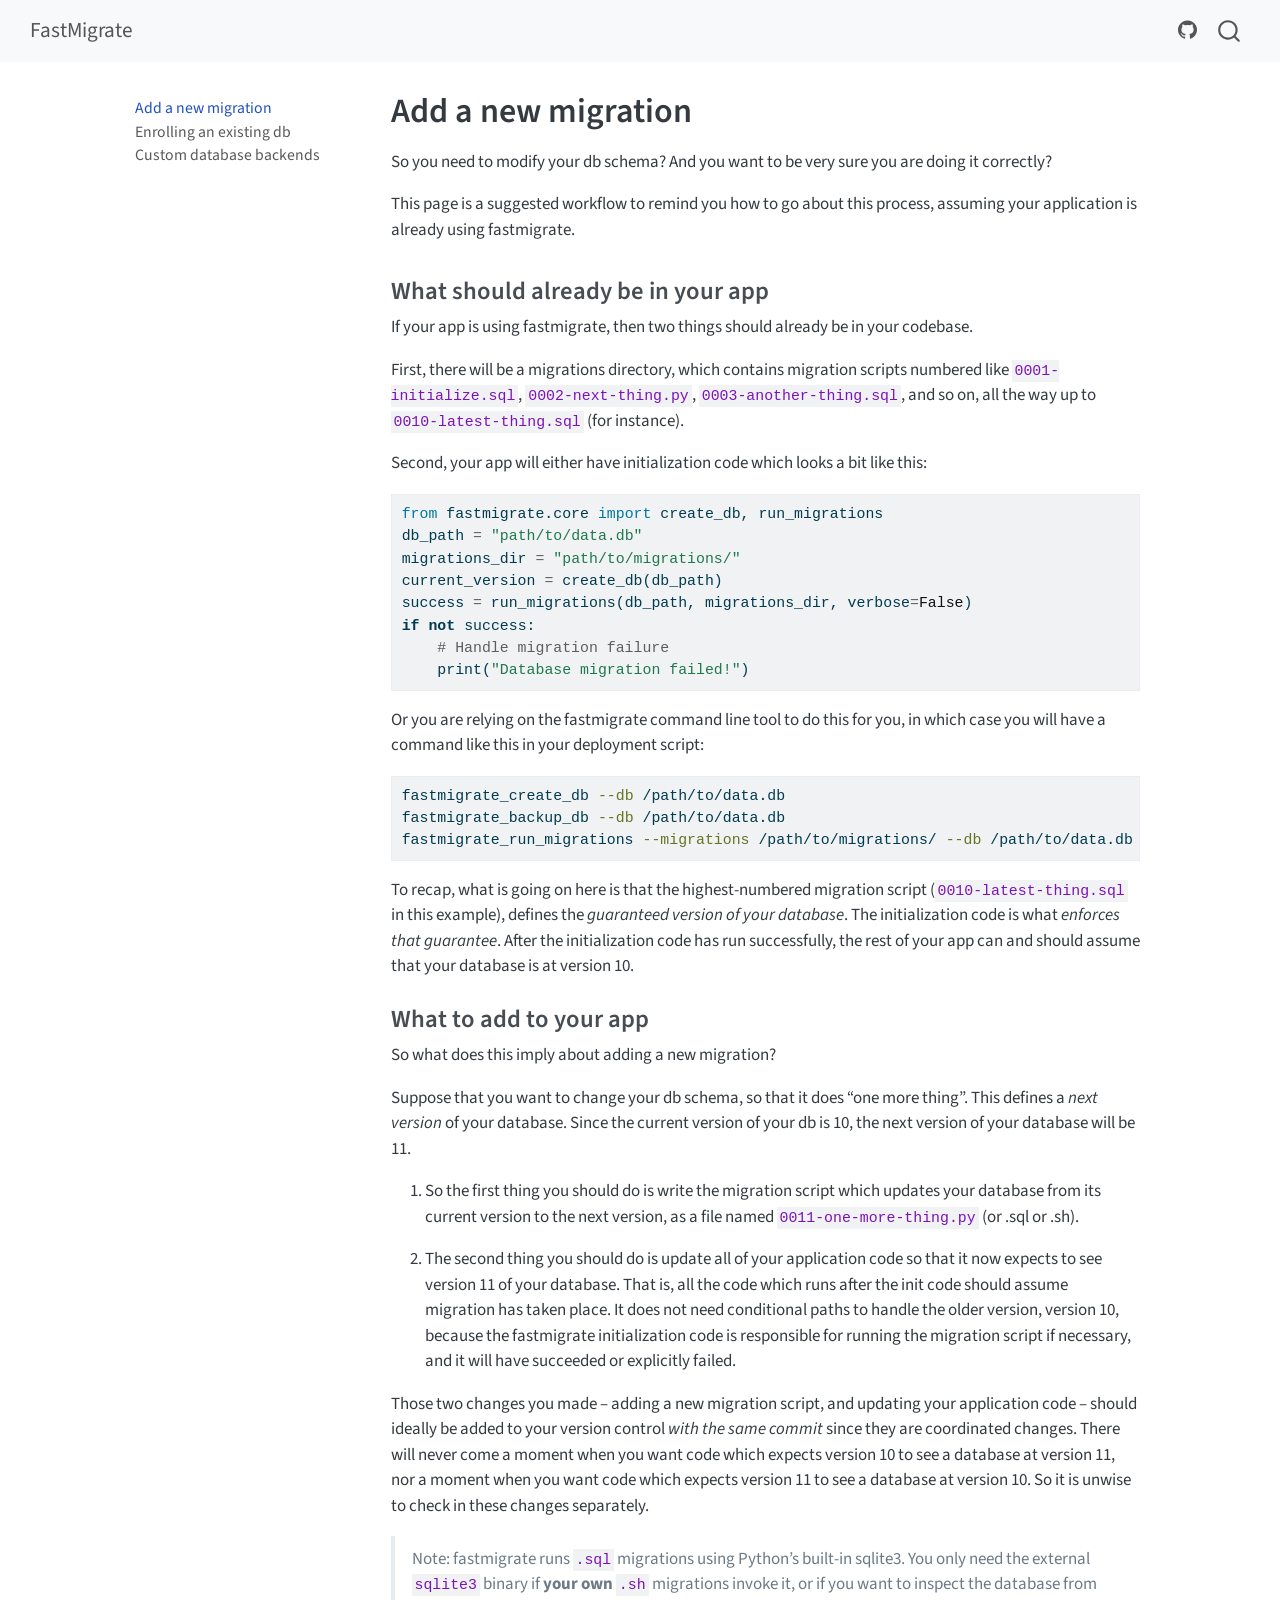
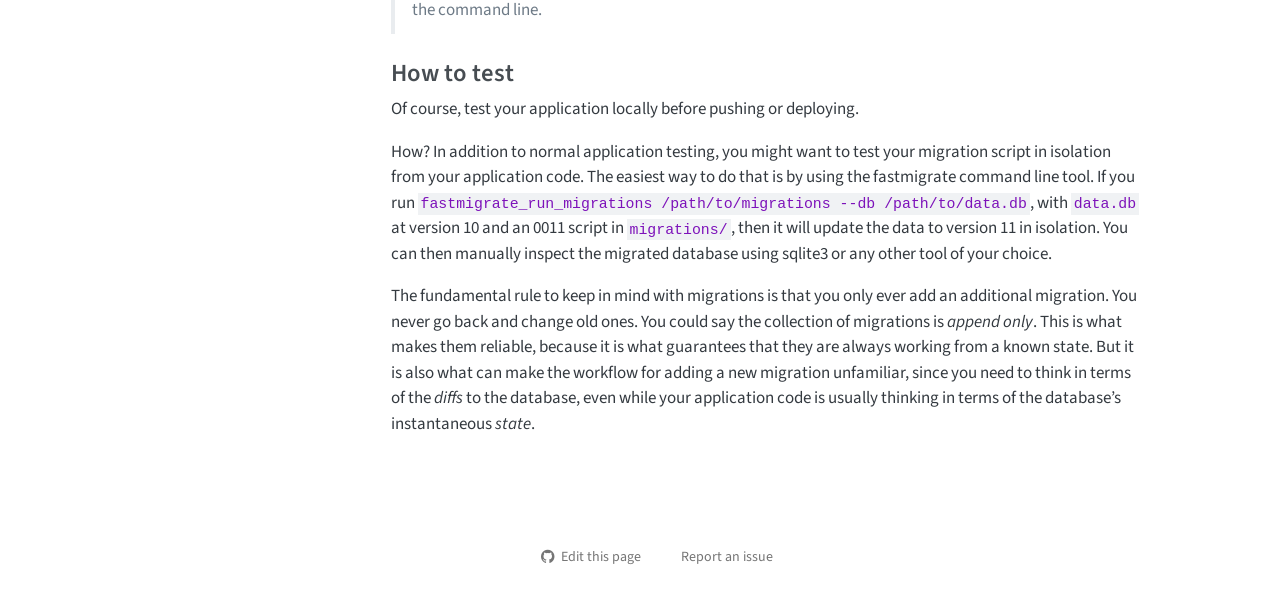
<file: adding_migrations.html>
<!DOCTYPE html>
<html xmlns="http://www.w3.org/1999/xhtml" lang="en" xml:lang="en"><head>

<meta charset="utf-8">
<meta name="generator" content="quarto-1.10.19">

<meta name="viewport" content="width=device-width, initial-scale=1.0, user-scalable=yes">


<title>Add a new migration – FastMigrate</title>
<style>
/* Default styles provided by pandoc.
** See https://pandoc.org/MANUAL.html#variables-for-html for config info.
*/
span.smallcaps{font-variant: small-caps;}
div.columns{display: flex; gap: 1.5em;}
div.column{flex: auto;}
@media screen {
div.columns{gap: min(4vw, 1.5em);}
div.column{overflow-x: auto;}
}
div.hanging-indent{margin-left: 1.5em; text-indent: -1.5em;}
ul.task-list{list-style: none;}
ul.task-list li input[type="checkbox"] {
  width: 0.8em;
  margin: 0 0.8em 0.2em -1em; /* quarto-specific, see https://github.com/quarto-dev/quarto-cli/issues/4556 */ 
  vertical-align: middle;
}
/* CSS for syntax highlighting */
html { -webkit-text-size-adjust: 100%; }
pre > code.sourceCode { white-space: pre; position: relative; }
pre > code.sourceCode > span { display: inline-block; line-height: 1.25; }
pre > code.sourceCode > span:empty { height: 1.2em; }
.sourceCode { overflow: visible; }
code.sourceCode > span { color: inherit; text-decoration: inherit; }
div.sourceCode { margin: 1em 0; }
pre.sourceCode { margin: 0; }
@media screen {
div.sourceCode { overflow: auto; }
}
@media print {
pre > code.sourceCode { white-space: pre-wrap; }
pre > code.sourceCode > span { text-indent: -5em; padding-left: 5em; }
}
pre.numberSource code
  { counter-reset: source-line 0; }
pre.numberSource code > span
  { position: relative; left: -4em; counter-increment: source-line; }
pre.numberSource code > span > a:first-child::before
  { content: counter(source-line);
    position: relative; left: -1em; text-align: right; vertical-align: baseline;
    border: none; display: inline-block;
    -webkit-touch-callout: none; -webkit-user-select: none;
    -khtml-user-select: none; -moz-user-select: none;
    -ms-user-select: none; user-select: none;
    padding: 0 4px; width: 4em;
  }
pre.numberSource { margin-left: 3em;  padding-left: 4px; }
div.sourceCode
  {   }
@media screen {
pre > code.sourceCode > span > a:first-child::before { text-decoration: underline; }
}
</style>


<script src="site_libs/quarto-nav/quarto-nav.js"></script>
<script src="site_libs/quarto-nav/headroom.min.js"></script>
<script src="site_libs/clipboard/clipboard.min.js"></script>
<script src="site_libs/quarto-search/autocomplete.umd.js"></script>
<script src="site_libs/quarto-search/fuse.min.js"></script>
<script src="site_libs/quarto-search/quarto-search.js"></script>
<meta name="quarto:offset" content="./">
<script src="site_libs/quarto-html/quarto.js" type="module"></script>
<script src="site_libs/quarto-html/tabsets/tabsets.js" type="module"></script>
<script src="site_libs/quarto-html/popper.min.js"></script>
<script src="site_libs/quarto-html/tippy.umd.min.js"></script>
<script src="site_libs/quarto-html/anchor.min.js"></script>
<link href="site_libs/quarto-html/tippy.css" rel="stylesheet">
<link href="site_libs/quarto-html/quarto-syntax-highlighting-bf27225e3a48a9273f3daa8f8e829971.css" rel="stylesheet" id="quarto-text-highlighting-styles">
<script src="site_libs/bootstrap/bootstrap.min.js"></script>
<link href="site_libs/bootstrap/bootstrap-icons.css" rel="stylesheet">
<link href="site_libs/bootstrap/bootstrap-55617497126496852ff9f5a59253c640.min.css" rel="stylesheet" append-hash="true" id="quarto-bootstrap" data-mode="light">
<script id="quarto-search-options" type="application/json">{
  "location": "navbar",
  "copy-button": false,
  "collapse-after": 3,
  "panel-placement": "end",
  "type": "overlay",
  "limit": 50,
  "keyboard-shortcut": [
    "f",
    "/",
    "s"
  ],
  "show-item-context": false,
  "language": {
    "search-no-results-text": "No results",
    "search-matching-documents-text": "matching documents",
    "search-copy-link-title": "Copy link to search",
    "search-hide-matches-text": "Hide additional matches",
    "search-more-match-text": "more match in this document",
    "search-more-matches-text": "more matches in this document",
    "search-clear-button-title": "Clear",
    "search-text-placeholder": "",
    "search-detached-cancel-button-title": "Cancel",
    "search-submit-button-title": "Submit",
    "search-label": "Search"
  }
}</script>


</head>

<body class="nav-sidebar floating nav-fixed fullcontent quarto-light">

<div id="quarto-search-results"></div>
  <header id="quarto-header" class="headroom fixed-top">
    <nav class="navbar navbar-expand-lg " data-bs-theme="dark">
      <div class="navbar-container container-fluid">
      <div class="navbar-brand-container mx-auto">
    <a class="navbar-brand" href="./index.html">
    <span class="navbar-title">FastMigrate</span>
    </a>
  </div>
            <div id="quarto-search" class="" title="Search"></div>
          <button class="navbar-toggler" type="button" data-bs-toggle="collapse" data-bs-target="#navbarCollapse" aria-controls="navbarCollapse" role="menu" aria-expanded="false" aria-label="Toggle navigation" onclick="if (window.quartoToggleHeadroom) { window.quartoToggleHeadroom(); }">
  <span class="navbar-toggler-icon"></span>
</button>
          <div class="collapse navbar-collapse" id="navbarCollapse">
            <ul class="navbar-nav navbar-nav-scroll ms-auto">
  <li class="nav-item compact">
    <a class="nav-link" href="https://github.com/AnswerDotAI/fastmigrate"> <i class="bi bi-github" role="img">
</i> 
<span class="menu-text"></span></a>
  </li>  
</ul>
          </div> <!-- /navcollapse -->
            <div class="quarto-navbar-tools">
</div>
      </div> <!-- /container-fluid -->
    </nav>
  <nav class="quarto-secondary-nav">
    <div class="container-fluid d-flex">
      <button type="button" class="quarto-btn-toggle btn" data-bs-toggle="collapse" role="button" data-bs-target=".quarto-sidebar-collapse-item" aria-controls="quarto-sidebar" aria-expanded="false" aria-label="Toggle sidebar navigation" onclick="if (window.quartoToggleHeadroom) { window.quartoToggleHeadroom(); }">
        <i class="bi bi-layout-text-sidebar-reverse"></i>
      </button>
        <nav class="quarto-page-breadcrumbs" aria-label="breadcrumb"><ol class="breadcrumb"><li class="breadcrumb-item"><a href="./adding_migrations.html">Add a new migration</a></li></ol></nav>
        <a class="flex-grow-1" role="navigation" data-bs-toggle="collapse" data-bs-target=".quarto-sidebar-collapse-item" aria-controls="quarto-sidebar" aria-expanded="false" aria-label="Toggle sidebar navigation" onclick="if (window.quartoToggleHeadroom) { window.quartoToggleHeadroom(); }">      
        </a>
    </div>
  </nav>
</header>
<!-- content -->
<div id="quarto-content" class="quarto-container page-columns page-rows-contents page-layout-article page-navbar">
<!-- sidebar -->
  <nav id="quarto-sidebar" class="sidebar collapse collapse-horizontal quarto-sidebar-collapse-item sidebar-navigation floating overflow-auto">
    <div class="sidebar-menu-container"> 
    <ul class="list-unstyled mt-1">
        <li class="sidebar-item">
  <div class="sidebar-item-container"> 
  <a href="./adding_migrations.html" class="sidebar-item-text sidebar-link active">
 <span class="menu-text">Add a new migration</span></a>
  </div>
</li>
        <li class="sidebar-item">
  <div class="sidebar-item-container"> 
  <a href="./enrolling.html" class="sidebar-item-text sidebar-link">
 <span class="menu-text">Enrolling an existing db</span></a>
  </div>
</li>
        <li class="sidebar-item">
  <div class="sidebar-item-container"> 
  <a href="./custom_backends.html" class="sidebar-item-text sidebar-link">
 <span class="menu-text">Custom database backends</span></a>
  </div>
</li>
    </ul>
    </div>
</nav>
<div id="quarto-sidebar-glass" class="quarto-sidebar-collapse-item" data-bs-toggle="collapse" data-bs-target=".quarto-sidebar-collapse-item"></div>
<!-- margin-sidebar -->
    
<!-- main -->
<main class="content" id="quarto-document-content">

<header id="title-block-header" class="quarto-title-block default">
<div class="quarto-title">
<h1 class="title">Add a new migration</h1>
</div>



<div class="quarto-title-meta">

    
  
    
  </div>
  


</header>


<p>So you need to modify your db schema? And you want to be very sure you are doing it correctly?</p>
<p>This page is a suggested workflow to remind you how to go about this process, assuming your application is already using fastmigrate.</p>
<section id="what-should-already-be-in-your-app" class="level3">
<h3 class="anchored" data-anchor-id="what-should-already-be-in-your-app">What should already be in your app</h3>
<p>If your app is using fastmigrate, then two things should already be in your codebase.</p>
<p>First, there will be a migrations directory, which contains migration scripts numbered like <code>0001-initialize.sql</code>, <code>0002-next-thing.py</code>, <code>0003-another-thing.sql</code>, and so on, all the way up to <code>0010-latest-thing.sql</code> (for instance).</p>
<p>Second, your app will either have initialization code which looks a bit like this:</p>
<div class="code-copy-outer-scaffold"><div class="sourceCode" id="cb1"><pre class="sourceCode python code-with-copy"><code class="sourceCode python"><span id="cb1-1"><a href="#cb1-1" aria-hidden="true" tabindex="-1"></a><span class="im">from</span> fastmigrate.core <span class="im">import</span> create_db, run_migrations</span>
<span id="cb1-2"><a href="#cb1-2" aria-hidden="true" tabindex="-1"></a>db_path <span class="op">=</span> <span class="st">"path/to/data.db"</span></span>
<span id="cb1-3"><a href="#cb1-3" aria-hidden="true" tabindex="-1"></a>migrations_dir <span class="op">=</span> <span class="st">"path/to/migrations/"</span></span>
<span id="cb1-4"><a href="#cb1-4" aria-hidden="true" tabindex="-1"></a>current_version <span class="op">=</span> create_db(db_path)</span>
<span id="cb1-5"><a href="#cb1-5" aria-hidden="true" tabindex="-1"></a>success <span class="op">=</span> run_migrations(db_path, migrations_dir, verbose<span class="op">=</span><span class="va">False</span>)</span>
<span id="cb1-6"><a href="#cb1-6" aria-hidden="true" tabindex="-1"></a><span class="cf">if</span> <span class="kw">not</span> success:</span>
<span id="cb1-7"><a href="#cb1-7" aria-hidden="true" tabindex="-1"></a>    <span class="co"># Handle migration failure</span></span>
<span id="cb1-8"><a href="#cb1-8" aria-hidden="true" tabindex="-1"></a>    <span class="bu">print</span>(<span class="st">"Database migration failed!"</span>)</span></code></pre></div><button title="Copy to Clipboard" class="code-copy-button"><i class="bi"></i></button></div>
<p>Or you are relying on the fastmigrate command line tool to do this for you, in which case you will have a command like this in your deployment script:</p>
<div class="code-copy-outer-scaffold"><div class="sourceCode" id="cb2"><pre class="sourceCode bash code-with-copy"><code class="sourceCode bash"><span id="cb2-1"><a href="#cb2-1" aria-hidden="true" tabindex="-1"></a><span class="ex">fastmigrate_create_db</span> <span class="at">--db</span> /path/to/data.db</span>
<span id="cb2-2"><a href="#cb2-2" aria-hidden="true" tabindex="-1"></a><span class="ex">fastmigrate_backup_db</span> <span class="at">--db</span> /path/to/data.db</span>
<span id="cb2-3"><a href="#cb2-3" aria-hidden="true" tabindex="-1"></a><span class="ex">fastmigrate_run_migrations</span> <span class="at">--migrations</span> /path/to/migrations/ <span class="at">--db</span> /path/to/data.db</span></code></pre></div><button title="Copy to Clipboard" class="code-copy-button"><i class="bi"></i></button></div>
<p>To recap, what is going on here is that the highest-numbered migration script (<code>0010-latest-thing.sql</code> in this example), defines the <em>guaranteed version of your database</em>. The initialization code is what <em>enforces that guarantee</em>. After the initialization code has run successfully, the rest of your app can and should assume that your database is at version 10.</p>
</section>
<section id="what-to-add-to-your-app" class="level3">
<h3 class="anchored" data-anchor-id="what-to-add-to-your-app">What to add to your app</h3>
<p>So what does this imply about adding a new migration?</p>
<p>Suppose that you want to change your db schema, so that it does “one more thing”. This defines a <em>next version</em> of your database. Since the current version of your db is 10, the next version of your database will be 11.</p>
<ol type="1">
<li><p>So the first thing you should do is write the migration script which updates your database from its current version to the next version, as a file named <code>0011-one-more-thing.py</code> (or .sql or .sh).</p></li>
<li><p>The second thing you should do is update all of your application code so that it now expects to see version 11 of your database. That is, all the code which runs after the init code should assume migration has taken place. It does not need conditional paths to handle the older version, version 10, because the fastmigrate initialization code is responsible for running the migration script if necessary, and it will have succeeded or explicitly failed.</p></li>
</ol>
<p>Those two changes you made – adding a new migration script, and updating your application code – should ideally be added to your version control <em>with the same commit</em> since they are coordinated changes. There will never come a moment when you want code which expects version 10 to see a database at version 11, nor a moment when you want code which expects version 11 to see a database at version 10. So it is unwise to check in these changes separately.</p>
<blockquote class="blockquote">
<p>Note: fastmigrate runs <code>.sql</code> migrations using Python’s built-in sqlite3. You only need the external <code>sqlite3</code> binary if <strong>your own</strong> <code>.sh</code> migrations invoke it, or if you want to inspect the database from the command line.</p>
</blockquote>
</section>
<section id="how-to-test" class="level3">
<h3 class="anchored" data-anchor-id="how-to-test">How to test</h3>
<p>Of course, test your application locally before pushing or deploying.</p>
<p>How? In addition to normal application testing, you might want to test your migration script in isolation from your application code. The easiest way to do that is by using the fastmigrate command line tool. If you run <code>fastmigrate_run_migrations /path/to/migrations --db /path/to/data.db</code>, with <code>data.db</code> at version 10 and an 0011 script in <code>migrations/</code>, then it will update the data to version 11 in isolation. You can then manually inspect the migrated database using sqlite3 or any other tool of your choice.</p>
<p>The fundamental rule to keep in mind with migrations is that you only ever add an additional migration. You never go back and change old ones. You could say the collection of migrations is <em>append only</em>. This is what makes them reliable, because it is what guarantees that they are always working from a known state. But it is also what can make the workflow for adding a new migration unfamiliar, since you need to think in terms of the <em>diffs</em> to the database, even while your application code is usually thinking in terms of the database’s instantaneous <em>state</em>.</p>


</section>

</main> <!-- /main -->
<script id="quarto-html-after-body" type="application/javascript">
  window.document.addEventListener("DOMContentLoaded", function (event) {
    const icon = "";
    const anchorJS = new window.AnchorJS();
    anchorJS.options = {
      placement: 'right',
      icon: icon
    };
    anchorJS.add('.anchored');
    const isCodeAnnotation = (el) => {
      for (const clz of el.classList) {
        if (clz.startsWith('code-annotation-')) {                     
          return true;
        }
      }
      return false;
    }
    const onCopySuccess = function(e) {
      // button target
      const button = e.trigger;
      // don't keep focus
      button.blur();
      // flash "checked"
      button.classList.add('code-copy-button-checked');
      var currentTitle = button.getAttribute("title");
      button.setAttribute("title", "Copied!");
      let tooltip;
      if (window.bootstrap) {
        button.setAttribute("data-bs-toggle", "tooltip");
        button.setAttribute("data-bs-placement", "left");
        button.setAttribute("data-bs-title", "Copied!");
        tooltip = new bootstrap.Tooltip(button, 
          { trigger: "manual", 
            customClass: "code-copy-button-tooltip",
            offset: [0, -8]});
        tooltip.show();    
      }
      setTimeout(function() {
        if (tooltip) {
          tooltip.hide();
          button.removeAttribute("data-bs-title");
          button.removeAttribute("data-bs-toggle");
          button.removeAttribute("data-bs-placement");
        }
        button.setAttribute("title", currentTitle);
        button.classList.remove('code-copy-button-checked');
      }, 1000);
      // clear code selection
      e.clearSelection();
    }
    const getTextToCopy = function(trigger) {
      const outerScaffold = trigger.parentElement.cloneNode(true);
      const codeEl = outerScaffold.querySelector('code');
      for (const childEl of codeEl.children) {
        if (isCodeAnnotation(childEl)) {
          childEl.remove();
        }
      }
      return codeEl.innerText;
    }
    const clipboard = new window.ClipboardJS('.code-copy-button:not([data-in-quarto-modal])', {
      text: getTextToCopy
    });
    clipboard.on('success', onCopySuccess);
    if (window.document.getElementById('quarto-embedded-source-code-modal')) {
      const clipboardModal = new window.ClipboardJS('.code-copy-button[data-in-quarto-modal]', {
        text: getTextToCopy,
        container: window.document.getElementById('quarto-embedded-source-code-modal')
      });
      clipboardModal.on('success', onCopySuccess);
    }
      var localhostRegex = new RegExp(/^(?:http|https):\/\/localhost\:?[0-9]*\//);
      var mailtoRegex = new RegExp(/^mailto:/);
        var filterRegex = new RegExp("https:\/\/AnswerDotAI\.github\.io\/fastmigrate");
      var isInternal = (href) => {
          return filterRegex.test(href) || localhostRegex.test(href) || mailtoRegex.test(href);
      }
      // Inspect non-navigation links and adorn them if external
     var links = window.document.querySelectorAll('a[href]:not(.nav-link):not(.navbar-brand):not(.toc-action):not(.sidebar-link):not(.sidebar-item-toggle):not(.pagination-link):not(.no-external):not([aria-hidden]):not(.dropdown-item):not(.quarto-navigation-tool):not(.about-link)');
      for (var i=0; i<links.length; i++) {
        const link = links[i];
        if (!isInternal(link.href)) {
          // undo the damage that might have been done by quarto-nav.js in the case of
          // links that we want to consider external
          if (link.dataset.originalHref !== undefined) {
            link.href = link.dataset.originalHref;
          }
        }
      }
    function tippyHover(el, contentFn, onTriggerFn, onUntriggerFn) {
      const config = {
        allowHTML: true,
        maxWidth: 500,
        delay: 100,
        arrow: false,
        appendTo: function(el) {
            return el.parentElement;
        },
        interactive: true,
        interactiveBorder: 10,
        theme: 'quarto',
        placement: 'bottom-start',
      };
      if (contentFn) {
        config.content = contentFn;
      }
      if (onTriggerFn) {
        config.onTrigger = onTriggerFn;
      }
      if (onUntriggerFn) {
        config.onUntrigger = onUntriggerFn;
      }
      window.tippy(el, config); 
    }
    const noterefs = window.document.querySelectorAll('a[role="doc-noteref"]');
    for (var i=0; i<noterefs.length; i++) {
      const ref = noterefs[i];
      tippyHover(ref, function() {
        // use id or data attribute instead here
        let href = ref.getAttribute('data-footnote-href') || ref.getAttribute('href');
        try { href = new URL(href).hash; } catch {}
        const id = href.replace(/^#\/?/, "");
        const note = window.document.getElementById(id);
        if (note) {
          return note.innerHTML;
        } else {
          return "";
        }
      });
    }
    const xrefs = window.document.querySelectorAll('a.quarto-xref');
    const processXRef = (id, note) => {
      // Strip column container classes
      const stripColumnClz = (el) => {
        el.classList.remove("page-full", "page-columns");
        if (el.children) {
          for (const child of el.children) {
            stripColumnClz(child);
          }
        }
      }
      stripColumnClz(note)
      if (id === null || id.startsWith('sec-')) {
        // Special case sections, only their first couple elements
        const container = document.createElement("div");
        if (note.children && note.children.length > 2) {
          container.appendChild(note.children[0].cloneNode(true));
          for (let i = 1; i < note.children.length; i++) {
            const child = note.children[i];
            if (child.tagName === "P" && child.innerText === "") {
              continue;
            } else {
              container.appendChild(child.cloneNode(true));
              break;
            }
          }
          if (window.Quarto?.typesetMath) {
            window.Quarto.typesetMath(container);
          }
          return container.innerHTML
        } else {
          if (window.Quarto?.typesetMath) {
            window.Quarto.typesetMath(note);
          }
          return note.innerHTML;
        }
      } else {
        // Remove any anchor links if they are present
        const anchorLink = note.querySelector('a.anchorjs-link');
        if (anchorLink) {
          anchorLink.remove();
        }
        if (window.Quarto?.typesetMath) {
          window.Quarto.typesetMath(note);
        }
        if (note.classList.contains("callout")) {
          return note.outerHTML;
        } else {
          return note.innerHTML;
        }
      }
    }
    for (var i=0; i<xrefs.length; i++) {
      const xref = xrefs[i];
      tippyHover(xref, undefined, function(instance) {
        instance.disable();
        let url = xref.getAttribute('href');
        let hash = undefined; 
        if (url.startsWith('#')) {
          hash = url;
        } else {
          try { hash = new URL(url).hash; } catch {}
        }
        if (hash) {
          const id = hash.replace(/^#\/?/, "");
          const note = window.document.getElementById(id);
          if (note !== null) {
            try {
              const html = processXRef(id, note.cloneNode(true));
              instance.setContent(html);
            } finally {
              instance.enable();
              instance.show();
            }
          } else {
            // See if we can fetch this
            fetch(url.split('#')[0])
            .then(res => res.text())
            .then(html => {
              const parser = new DOMParser();
              const htmlDoc = parser.parseFromString(html, "text/html");
              const note = htmlDoc.getElementById(id);
              if (note !== null) {
                const html = processXRef(id, note);
                instance.setContent(html);
              } 
            }).finally(() => {
              instance.enable();
              instance.show();
            });
          }
        } else {
          // See if we can fetch a full url (with no hash to target)
          // This is a special case and we should probably do some content thinning / targeting
          fetch(url)
          .then(res => res.text())
          .then(html => {
            const parser = new DOMParser();
            const htmlDoc = parser.parseFromString(html, "text/html");
            const note = htmlDoc.querySelector('main.content');
            if (note !== null) {
              // This should only happen for chapter cross references
              // (since there is no id in the URL)
              // remove the first header
              if (note.children.length > 0 && note.children[0].tagName === "HEADER") {
                note.children[0].remove();
              }
              const html = processXRef(null, note);
              instance.setContent(html);
            } 
          }).finally(() => {
            instance.enable();
            instance.show();
          });
        }
      }, function(instance) {
      });
    }
        let selectedAnnoteEl;
        const selectorForAnnotation = ( cell, annotation) => {
          let cellAttr = 'data-code-cell="' + cell + '"';
          let lineAttr = 'data-code-annotation="' +  annotation + '"';
          const selector = 'span[' + cellAttr + '][' + lineAttr + ']';
          return selector;
        }
        const selectCodeLines = (annoteEl) => {
          const doc = window.document;
          const targetCell = annoteEl.getAttribute("data-target-cell");
          const targetAnnotation = annoteEl.getAttribute("data-target-annotation");
          const annoteSpan = window.document.querySelector(selectorForAnnotation(targetCell, targetAnnotation));
          const lines = annoteSpan.getAttribute("data-code-lines").split(",");
          const lineIds = lines.map((line) => {
            return targetCell + "-" + line;
          })
          let top = null;
          let height = null;
          let parent = null;
          if (lineIds.length > 0) {
              //compute the position of the single el (top and bottom and make a div)
              const el = window.document.getElementById(lineIds[0]);
              top = el.offsetTop;
              height = el.offsetHeight;
              parent = el.parentElement.parentElement;
            if (lineIds.length > 1) {
              const lastEl = window.document.getElementById(lineIds[lineIds.length - 1]);
              const bottom = lastEl.offsetTop + lastEl.offsetHeight;
              height = bottom - top;
            }
            if (top !== null && height !== null && parent !== null) {
              // cook up a div (if necessary) and position it 
              let div = window.document.getElementById("code-annotation-line-highlight");
              if (div === null) {
                div = window.document.createElement("div");
                div.setAttribute("id", "code-annotation-line-highlight");
                div.style.position = 'absolute';
                parent.appendChild(div);
              }
              div.style.top = top - 2 + "px";
              div.style.height = height + 4 + "px";
              div.style.left = 0;
              let gutterDiv = window.document.getElementById("code-annotation-line-highlight-gutter");
              if (gutterDiv === null) {
                gutterDiv = window.document.createElement("div");
                gutterDiv.setAttribute("id", "code-annotation-line-highlight-gutter");
                gutterDiv.style.position = 'absolute';
                const codeCell = window.document.getElementById(targetCell);
                const gutter = codeCell.querySelector('.code-annotation-gutter');
                gutter.appendChild(gutterDiv);
              }
              gutterDiv.style.top = top - 2 + "px";
              gutterDiv.style.height = height + 4 + "px";
            }
            selectedAnnoteEl = annoteEl;
          }
        };
        const unselectCodeLines = () => {
          const elementsIds = ["code-annotation-line-highlight", "code-annotation-line-highlight-gutter"];
          elementsIds.forEach((elId) => {
            const div = window.document.getElementById(elId);
            if (div) {
              div.remove();
            }
          });
          selectedAnnoteEl = undefined;
        };
          // Handle positioning of the toggle
      window.addEventListener(
        "resize",
        throttle(() => {
          elRect = undefined;
          if (selectedAnnoteEl) {
            selectCodeLines(selectedAnnoteEl);
          }
        }, 10)
      );
      function throttle(fn, ms) {
      let throttle = false;
      let timer;
        return (...args) => {
          if(!throttle) { // first call gets through
              fn.apply(this, args);
              throttle = true;
          } else { // all the others get throttled
              if(timer) clearTimeout(timer); // cancel #2
              timer = setTimeout(() => {
                fn.apply(this, args);
                timer = throttle = false;
              }, ms);
          }
        };
      }
        // Attach click handler to the DT
        const annoteDls = window.document.querySelectorAll('dt[data-target-cell]');
        for (const annoteDlNode of annoteDls) {
          annoteDlNode.addEventListener('click', (event) => {
            const clickedEl = event.target;
            if (clickedEl !== selectedAnnoteEl) {
              unselectCodeLines();
              const activeEl = window.document.querySelector('dt[data-target-cell].code-annotation-active');
              if (activeEl) {
                activeEl.classList.remove('code-annotation-active');
              }
              selectCodeLines(clickedEl);
              clickedEl.classList.add('code-annotation-active');
            } else {
              // Unselect the line
              unselectCodeLines();
              clickedEl.classList.remove('code-annotation-active');
            }
          });
        }
    const findCites = (el) => {
      const parentEl = el.parentElement;
      if (parentEl) {
        const cites = parentEl.dataset.cites;
        if (cites) {
          return {
            el,
            cites: cites.split(' ')
          };
        } else {
          return findCites(el.parentElement)
        }
      } else {
        return undefined;
      }
    };
    var bibliorefs = window.document.querySelectorAll('a[role="doc-biblioref"]');
    for (var i=0; i<bibliorefs.length; i++) {
      const ref = bibliorefs[i];
      const citeInfo = findCites(ref);
      if (citeInfo) {
        tippyHover(citeInfo.el, function() {
          var popup = window.document.createElement('div');
          citeInfo.cites.forEach(function(cite) {
            var citeDiv = window.document.createElement('div');
            citeDiv.classList.add('hanging-indent');
            citeDiv.classList.add('csl-entry');
            var biblioDiv = window.document.getElementById('ref-' + cite);
            if (biblioDiv) {
              citeDiv.innerHTML = biblioDiv.innerHTML;
            }
            popup.appendChild(citeDiv);
          });
          return popup.innerHTML;
        });
      }
    }
  });
  </script>
</div> <!-- /content -->




<footer class="footer"><div class="nav-footer"><div class="nav-footer-center"><div class="toc-actions"><ul><li><a href="https://github.com/AnswerDotAI/fastmigrate/edit/main/adding_migrations.qmd" class="toc-action"><i class="bi bi-github"></i>Edit this page</a></li><li><a href="https://github.com/AnswerDotAI/fastmigrate/issues/new" class="toc-action"><i class="bi empty"></i>Report an issue</a></li></ul></div></div></div></footer></body></html>
</file>
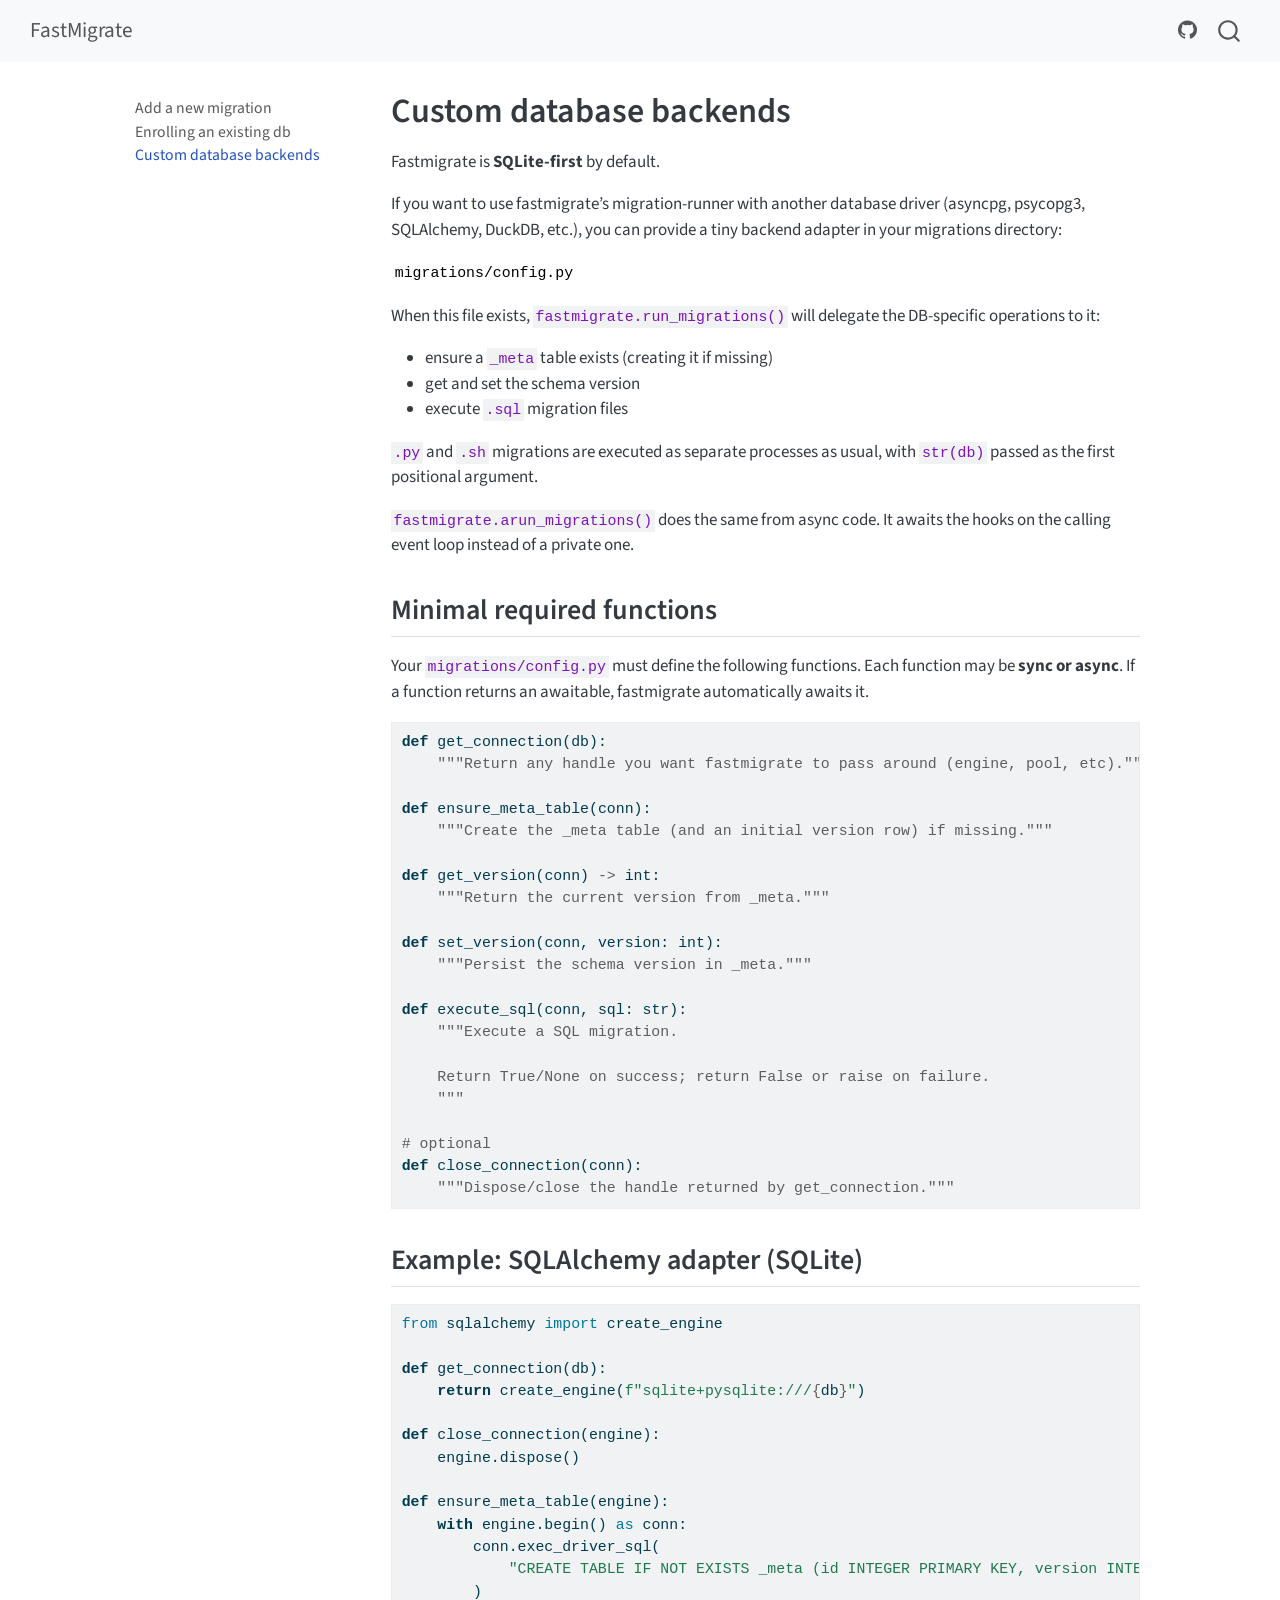
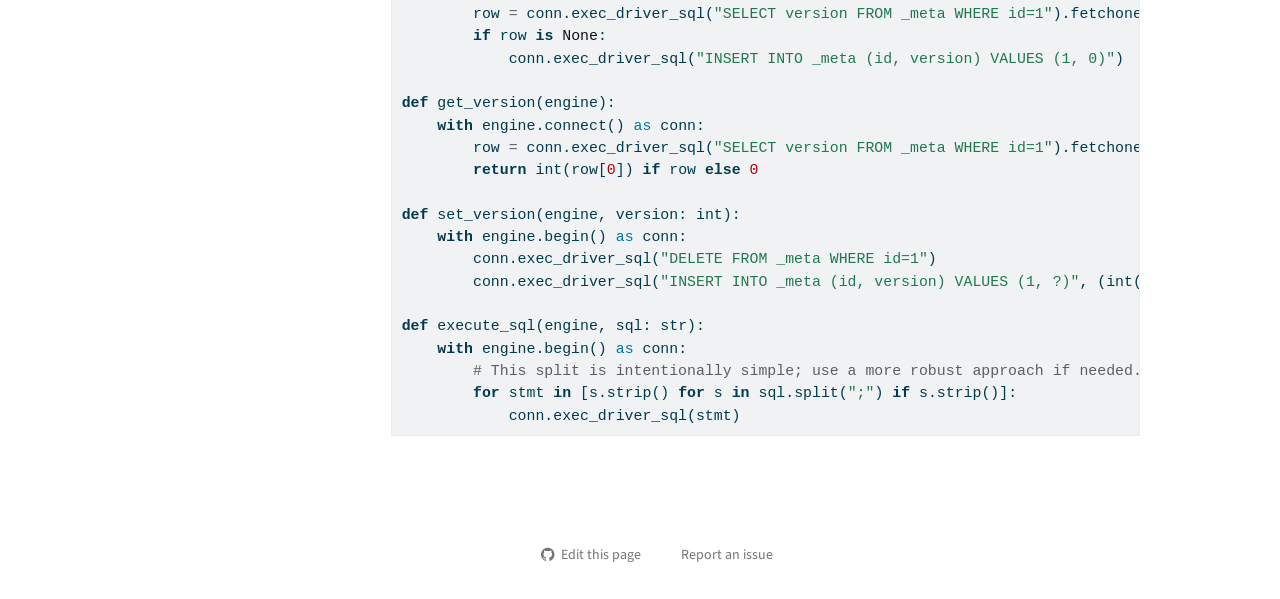
<file: custom_backends.html>
<!DOCTYPE html>
<html xmlns="http://www.w3.org/1999/xhtml" lang="en" xml:lang="en"><head>

<meta charset="utf-8">
<meta name="generator" content="quarto-1.10.19">

<meta name="viewport" content="width=device-width, initial-scale=1.0, user-scalable=yes">


<title>Custom database backends – FastMigrate</title>
<style>
/* Default styles provided by pandoc.
** See https://pandoc.org/MANUAL.html#variables-for-html for config info.
*/
span.smallcaps{font-variant: small-caps;}
div.columns{display: flex; gap: 1.5em;}
div.column{flex: auto;}
@media screen {
div.columns{gap: min(4vw, 1.5em);}
div.column{overflow-x: auto;}
}
div.hanging-indent{margin-left: 1.5em; text-indent: -1.5em;}
ul.task-list{list-style: none;}
ul.task-list li input[type="checkbox"] {
  width: 0.8em;
  margin: 0 0.8em 0.2em -1em; /* quarto-specific, see https://github.com/quarto-dev/quarto-cli/issues/4556 */ 
  vertical-align: middle;
}
/* CSS for syntax highlighting */
html { -webkit-text-size-adjust: 100%; }
pre > code.sourceCode { white-space: pre; position: relative; }
pre > code.sourceCode > span { display: inline-block; line-height: 1.25; }
pre > code.sourceCode > span:empty { height: 1.2em; }
.sourceCode { overflow: visible; }
code.sourceCode > span { color: inherit; text-decoration: inherit; }
div.sourceCode { margin: 1em 0; }
pre.sourceCode { margin: 0; }
@media screen {
div.sourceCode { overflow: auto; }
}
@media print {
pre > code.sourceCode { white-space: pre-wrap; }
pre > code.sourceCode > span { text-indent: -5em; padding-left: 5em; }
}
pre.numberSource code
  { counter-reset: source-line 0; }
pre.numberSource code > span
  { position: relative; left: -4em; counter-increment: source-line; }
pre.numberSource code > span > a:first-child::before
  { content: counter(source-line);
    position: relative; left: -1em; text-align: right; vertical-align: baseline;
    border: none; display: inline-block;
    -webkit-touch-callout: none; -webkit-user-select: none;
    -khtml-user-select: none; -moz-user-select: none;
    -ms-user-select: none; user-select: none;
    padding: 0 4px; width: 4em;
  }
pre.numberSource { margin-left: 3em;  padding-left: 4px; }
div.sourceCode
  {   }
@media screen {
pre > code.sourceCode > span > a:first-child::before { text-decoration: underline; }
}
</style>


<script src="site_libs/quarto-nav/quarto-nav.js"></script>
<script src="site_libs/quarto-nav/headroom.min.js"></script>
<script src="site_libs/clipboard/clipboard.min.js"></script>
<script src="site_libs/quarto-search/autocomplete.umd.js"></script>
<script src="site_libs/quarto-search/fuse.min.js"></script>
<script src="site_libs/quarto-search/quarto-search.js"></script>
<meta name="quarto:offset" content="./">
<script src="site_libs/quarto-html/quarto.js" type="module"></script>
<script src="site_libs/quarto-html/tabsets/tabsets.js" type="module"></script>
<script src="site_libs/quarto-html/popper.min.js"></script>
<script src="site_libs/quarto-html/tippy.umd.min.js"></script>
<script src="site_libs/quarto-html/anchor.min.js"></script>
<link href="site_libs/quarto-html/tippy.css" rel="stylesheet">
<link href="site_libs/quarto-html/quarto-syntax-highlighting-bf27225e3a48a9273f3daa8f8e829971.css" rel="stylesheet" id="quarto-text-highlighting-styles">
<script src="site_libs/bootstrap/bootstrap.min.js"></script>
<link href="site_libs/bootstrap/bootstrap-icons.css" rel="stylesheet">
<link href="site_libs/bootstrap/bootstrap-55617497126496852ff9f5a59253c640.min.css" rel="stylesheet" append-hash="true" id="quarto-bootstrap" data-mode="light">
<script id="quarto-search-options" type="application/json">{
  "location": "navbar",
  "copy-button": false,
  "collapse-after": 3,
  "panel-placement": "end",
  "type": "overlay",
  "limit": 50,
  "keyboard-shortcut": [
    "f",
    "/",
    "s"
  ],
  "show-item-context": false,
  "language": {
    "search-no-results-text": "No results",
    "search-matching-documents-text": "matching documents",
    "search-copy-link-title": "Copy link to search",
    "search-hide-matches-text": "Hide additional matches",
    "search-more-match-text": "more match in this document",
    "search-more-matches-text": "more matches in this document",
    "search-clear-button-title": "Clear",
    "search-text-placeholder": "",
    "search-detached-cancel-button-title": "Cancel",
    "search-submit-button-title": "Submit",
    "search-label": "Search"
  }
}</script>


</head>

<body class="nav-sidebar floating nav-fixed fullcontent quarto-light">

<div id="quarto-search-results"></div>
  <header id="quarto-header" class="headroom fixed-top">
    <nav class="navbar navbar-expand-lg " data-bs-theme="dark">
      <div class="navbar-container container-fluid">
      <div class="navbar-brand-container mx-auto">
    <a class="navbar-brand" href="./index.html">
    <span class="navbar-title">FastMigrate</span>
    </a>
  </div>
            <div id="quarto-search" class="" title="Search"></div>
          <button class="navbar-toggler" type="button" data-bs-toggle="collapse" data-bs-target="#navbarCollapse" aria-controls="navbarCollapse" role="menu" aria-expanded="false" aria-label="Toggle navigation" onclick="if (window.quartoToggleHeadroom) { window.quartoToggleHeadroom(); }">
  <span class="navbar-toggler-icon"></span>
</button>
          <div class="collapse navbar-collapse" id="navbarCollapse">
            <ul class="navbar-nav navbar-nav-scroll ms-auto">
  <li class="nav-item compact">
    <a class="nav-link" href="https://github.com/AnswerDotAI/fastmigrate"> <i class="bi bi-github" role="img">
</i> 
<span class="menu-text"></span></a>
  </li>  
</ul>
          </div> <!-- /navcollapse -->
            <div class="quarto-navbar-tools">
</div>
      </div> <!-- /container-fluid -->
    </nav>
  <nav class="quarto-secondary-nav">
    <div class="container-fluid d-flex">
      <button type="button" class="quarto-btn-toggle btn" data-bs-toggle="collapse" role="button" data-bs-target=".quarto-sidebar-collapse-item" aria-controls="quarto-sidebar" aria-expanded="false" aria-label="Toggle sidebar navigation" onclick="if (window.quartoToggleHeadroom) { window.quartoToggleHeadroom(); }">
        <i class="bi bi-layout-text-sidebar-reverse"></i>
      </button>
        <nav class="quarto-page-breadcrumbs" aria-label="breadcrumb"><ol class="breadcrumb"><li class="breadcrumb-item"><a href="./custom_backends.html">Custom database backends</a></li></ol></nav>
        <a class="flex-grow-1" role="navigation" data-bs-toggle="collapse" data-bs-target=".quarto-sidebar-collapse-item" aria-controls="quarto-sidebar" aria-expanded="false" aria-label="Toggle sidebar navigation" onclick="if (window.quartoToggleHeadroom) { window.quartoToggleHeadroom(); }">      
        </a>
    </div>
  </nav>
</header>
<!-- content -->
<div id="quarto-content" class="quarto-container page-columns page-rows-contents page-layout-article page-navbar">
<!-- sidebar -->
  <nav id="quarto-sidebar" class="sidebar collapse collapse-horizontal quarto-sidebar-collapse-item sidebar-navigation floating overflow-auto">
    <div class="sidebar-menu-container"> 
    <ul class="list-unstyled mt-1">
        <li class="sidebar-item">
  <div class="sidebar-item-container"> 
  <a href="./adding_migrations.html" class="sidebar-item-text sidebar-link">
 <span class="menu-text">Add a new migration</span></a>
  </div>
</li>
        <li class="sidebar-item">
  <div class="sidebar-item-container"> 
  <a href="./enrolling.html" class="sidebar-item-text sidebar-link">
 <span class="menu-text">Enrolling an existing db</span></a>
  </div>
</li>
        <li class="sidebar-item">
  <div class="sidebar-item-container"> 
  <a href="./custom_backends.html" class="sidebar-item-text sidebar-link active">
 <span class="menu-text">Custom database backends</span></a>
  </div>
</li>
    </ul>
    </div>
</nav>
<div id="quarto-sidebar-glass" class="quarto-sidebar-collapse-item" data-bs-toggle="collapse" data-bs-target=".quarto-sidebar-collapse-item"></div>
<!-- margin-sidebar -->
    
<!-- main -->
<main class="content" id="quarto-document-content">

<header id="title-block-header" class="quarto-title-block default">
<div class="quarto-title">
<h1 class="title">Custom database backends</h1>
</div>



<div class="quarto-title-meta">

    
  
    
  </div>
  


</header>


<p>Fastmigrate is <strong>SQLite-first</strong> by default.</p>
<p>If you want to use fastmigrate’s migration-runner with another database driver (asyncpg, psycopg3, SQLAlchemy, DuckDB, etc.), you can provide a tiny backend adapter in your migrations directory:</p>
<pre><code>migrations/config.py</code></pre>
<p>When this file exists, <code>fastmigrate.run_migrations()</code> will delegate the DB-specific operations to it:</p>
<ul>
<li>ensure a <code>_meta</code> table exists (creating it if missing)</li>
<li>get and set the schema version</li>
<li>execute <code>.sql</code> migration files</li>
</ul>
<p><code>.py</code> and <code>.sh</code> migrations are executed as separate processes as usual, with <code>str(db)</code> passed as the first positional argument.</p>
<p><code>fastmigrate.arun_migrations()</code> does the same from async code. It awaits the hooks on the calling event loop instead of a private one.</p>
<section id="minimal-required-functions" class="level2">
<h2 class="anchored" data-anchor-id="minimal-required-functions">Minimal required functions</h2>
<p>Your <code>migrations/config.py</code> must define the following functions. Each function may be <strong>sync or async</strong>. If a function returns an awaitable, fastmigrate automatically awaits it.</p>
<div class="code-copy-outer-scaffold"><div class="sourceCode" id="cb2"><pre class="sourceCode python code-with-copy"><code class="sourceCode python"><span id="cb2-1"><a href="#cb2-1" aria-hidden="true" tabindex="-1"></a><span class="kw">def</span> get_connection(db):</span>
<span id="cb2-2"><a href="#cb2-2" aria-hidden="true" tabindex="-1"></a>    <span class="co">"""Return any handle you want fastmigrate to pass around (engine, pool, etc)."""</span></span>
<span id="cb2-3"><a href="#cb2-3" aria-hidden="true" tabindex="-1"></a></span>
<span id="cb2-4"><a href="#cb2-4" aria-hidden="true" tabindex="-1"></a><span class="kw">def</span> ensure_meta_table(conn):</span>
<span id="cb2-5"><a href="#cb2-5" aria-hidden="true" tabindex="-1"></a>    <span class="co">"""Create the _meta table (and an initial version row) if missing."""</span></span>
<span id="cb2-6"><a href="#cb2-6" aria-hidden="true" tabindex="-1"></a></span>
<span id="cb2-7"><a href="#cb2-7" aria-hidden="true" tabindex="-1"></a><span class="kw">def</span> get_version(conn) <span class="op">-&gt;</span> <span class="bu">int</span>:</span>
<span id="cb2-8"><a href="#cb2-8" aria-hidden="true" tabindex="-1"></a>    <span class="co">"""Return the current version from _meta."""</span></span>
<span id="cb2-9"><a href="#cb2-9" aria-hidden="true" tabindex="-1"></a></span>
<span id="cb2-10"><a href="#cb2-10" aria-hidden="true" tabindex="-1"></a><span class="kw">def</span> set_version(conn, version: <span class="bu">int</span>):</span>
<span id="cb2-11"><a href="#cb2-11" aria-hidden="true" tabindex="-1"></a>    <span class="co">"""Persist the schema version in _meta."""</span></span>
<span id="cb2-12"><a href="#cb2-12" aria-hidden="true" tabindex="-1"></a></span>
<span id="cb2-13"><a href="#cb2-13" aria-hidden="true" tabindex="-1"></a><span class="kw">def</span> execute_sql(conn, sql: <span class="bu">str</span>):</span>
<span id="cb2-14"><a href="#cb2-14" aria-hidden="true" tabindex="-1"></a>    <span class="co">"""Execute a SQL migration.</span></span>
<span id="cb2-15"><a href="#cb2-15" aria-hidden="true" tabindex="-1"></a></span>
<span id="cb2-16"><a href="#cb2-16" aria-hidden="true" tabindex="-1"></a><span class="co">    Return True/None on success; return False or raise on failure.</span></span>
<span id="cb2-17"><a href="#cb2-17" aria-hidden="true" tabindex="-1"></a><span class="co">    """</span></span>
<span id="cb2-18"><a href="#cb2-18" aria-hidden="true" tabindex="-1"></a></span>
<span id="cb2-19"><a href="#cb2-19" aria-hidden="true" tabindex="-1"></a><span class="co"># optional</span></span>
<span id="cb2-20"><a href="#cb2-20" aria-hidden="true" tabindex="-1"></a><span class="kw">def</span> close_connection(conn):</span>
<span id="cb2-21"><a href="#cb2-21" aria-hidden="true" tabindex="-1"></a>    <span class="co">"""Dispose/close the handle returned by get_connection."""</span></span></code></pre></div><button title="Copy to Clipboard" class="code-copy-button"><i class="bi"></i></button></div>
</section>
<section id="example-sqlalchemy-adapter-sqlite" class="level2">
<h2 class="anchored" data-anchor-id="example-sqlalchemy-adapter-sqlite">Example: SQLAlchemy adapter (SQLite)</h2>
<div class="code-copy-outer-scaffold"><div class="sourceCode" id="cb3"><pre class="sourceCode python code-with-copy"><code class="sourceCode python"><span id="cb3-1"><a href="#cb3-1" aria-hidden="true" tabindex="-1"></a><span class="im">from</span> sqlalchemy <span class="im">import</span> create_engine</span>
<span id="cb3-2"><a href="#cb3-2" aria-hidden="true" tabindex="-1"></a></span>
<span id="cb3-3"><a href="#cb3-3" aria-hidden="true" tabindex="-1"></a><span class="kw">def</span> get_connection(db):</span>
<span id="cb3-4"><a href="#cb3-4" aria-hidden="true" tabindex="-1"></a>    <span class="cf">return</span> create_engine(<span class="ss">f"sqlite+pysqlite:///</span><span class="sc">{</span>db<span class="sc">}</span><span class="ss">"</span>)</span>
<span id="cb3-5"><a href="#cb3-5" aria-hidden="true" tabindex="-1"></a></span>
<span id="cb3-6"><a href="#cb3-6" aria-hidden="true" tabindex="-1"></a><span class="kw">def</span> close_connection(engine):</span>
<span id="cb3-7"><a href="#cb3-7" aria-hidden="true" tabindex="-1"></a>    engine.dispose()</span>
<span id="cb3-8"><a href="#cb3-8" aria-hidden="true" tabindex="-1"></a></span>
<span id="cb3-9"><a href="#cb3-9" aria-hidden="true" tabindex="-1"></a><span class="kw">def</span> ensure_meta_table(engine):</span>
<span id="cb3-10"><a href="#cb3-10" aria-hidden="true" tabindex="-1"></a>    <span class="cf">with</span> engine.begin() <span class="im">as</span> conn:</span>
<span id="cb3-11"><a href="#cb3-11" aria-hidden="true" tabindex="-1"></a>        conn.exec_driver_sql(</span>
<span id="cb3-12"><a href="#cb3-12" aria-hidden="true" tabindex="-1"></a>            <span class="st">"CREATE TABLE IF NOT EXISTS _meta (id INTEGER PRIMARY KEY, version INTEGER NOT NULL)"</span></span>
<span id="cb3-13"><a href="#cb3-13" aria-hidden="true" tabindex="-1"></a>        )</span>
<span id="cb3-14"><a href="#cb3-14" aria-hidden="true" tabindex="-1"></a>        row <span class="op">=</span> conn.exec_driver_sql(<span class="st">"SELECT version FROM _meta WHERE id=1"</span>).fetchone()</span>
<span id="cb3-15"><a href="#cb3-15" aria-hidden="true" tabindex="-1"></a>        <span class="cf">if</span> row <span class="kw">is</span> <span class="va">None</span>:</span>
<span id="cb3-16"><a href="#cb3-16" aria-hidden="true" tabindex="-1"></a>            conn.exec_driver_sql(<span class="st">"INSERT INTO _meta (id, version) VALUES (1, 0)"</span>)</span>
<span id="cb3-17"><a href="#cb3-17" aria-hidden="true" tabindex="-1"></a></span>
<span id="cb3-18"><a href="#cb3-18" aria-hidden="true" tabindex="-1"></a><span class="kw">def</span> get_version(engine):</span>
<span id="cb3-19"><a href="#cb3-19" aria-hidden="true" tabindex="-1"></a>    <span class="cf">with</span> engine.<span class="ex">connect</span>() <span class="im">as</span> conn:</span>
<span id="cb3-20"><a href="#cb3-20" aria-hidden="true" tabindex="-1"></a>        row <span class="op">=</span> conn.exec_driver_sql(<span class="st">"SELECT version FROM _meta WHERE id=1"</span>).fetchone()</span>
<span id="cb3-21"><a href="#cb3-21" aria-hidden="true" tabindex="-1"></a>        <span class="cf">return</span> <span class="bu">int</span>(row[<span class="dv">0</span>]) <span class="cf">if</span> row <span class="cf">else</span> <span class="dv">0</span></span>
<span id="cb3-22"><a href="#cb3-22" aria-hidden="true" tabindex="-1"></a></span>
<span id="cb3-23"><a href="#cb3-23" aria-hidden="true" tabindex="-1"></a><span class="kw">def</span> set_version(engine, version: <span class="bu">int</span>):</span>
<span id="cb3-24"><a href="#cb3-24" aria-hidden="true" tabindex="-1"></a>    <span class="cf">with</span> engine.begin() <span class="im">as</span> conn:</span>
<span id="cb3-25"><a href="#cb3-25" aria-hidden="true" tabindex="-1"></a>        conn.exec_driver_sql(<span class="st">"DELETE FROM _meta WHERE id=1"</span>)</span>
<span id="cb3-26"><a href="#cb3-26" aria-hidden="true" tabindex="-1"></a>        conn.exec_driver_sql(<span class="st">"INSERT INTO _meta (id, version) VALUES (1, ?)"</span>, (<span class="bu">int</span>(version),))</span>
<span id="cb3-27"><a href="#cb3-27" aria-hidden="true" tabindex="-1"></a></span>
<span id="cb3-28"><a href="#cb3-28" aria-hidden="true" tabindex="-1"></a><span class="kw">def</span> execute_sql(engine, sql: <span class="bu">str</span>):</span>
<span id="cb3-29"><a href="#cb3-29" aria-hidden="true" tabindex="-1"></a>    <span class="cf">with</span> engine.begin() <span class="im">as</span> conn:</span>
<span id="cb3-30"><a href="#cb3-30" aria-hidden="true" tabindex="-1"></a>        <span class="co"># This split is intentionally simple; use a more robust approach if needed.</span></span>
<span id="cb3-31"><a href="#cb3-31" aria-hidden="true" tabindex="-1"></a>        <span class="cf">for</span> stmt <span class="kw">in</span> [s.strip() <span class="cf">for</span> s <span class="kw">in</span> sql.split(<span class="st">";"</span>) <span class="cf">if</span> s.strip()]:</span>
<span id="cb3-32"><a href="#cb3-32" aria-hidden="true" tabindex="-1"></a>            conn.exec_driver_sql(stmt)</span></code></pre></div><button title="Copy to Clipboard" class="code-copy-button"><i class="bi"></i></button></div>


</section>

</main> <!-- /main -->
<script id="quarto-html-after-body" type="application/javascript">
  window.document.addEventListener("DOMContentLoaded", function (event) {
    const icon = "";
    const anchorJS = new window.AnchorJS();
    anchorJS.options = {
      placement: 'right',
      icon: icon
    };
    anchorJS.add('.anchored');
    const isCodeAnnotation = (el) => {
      for (const clz of el.classList) {
        if (clz.startsWith('code-annotation-')) {                     
          return true;
        }
      }
      return false;
    }
    const onCopySuccess = function(e) {
      // button target
      const button = e.trigger;
      // don't keep focus
      button.blur();
      // flash "checked"
      button.classList.add('code-copy-button-checked');
      var currentTitle = button.getAttribute("title");
      button.setAttribute("title", "Copied!");
      let tooltip;
      if (window.bootstrap) {
        button.setAttribute("data-bs-toggle", "tooltip");
        button.setAttribute("data-bs-placement", "left");
        button.setAttribute("data-bs-title", "Copied!");
        tooltip = new bootstrap.Tooltip(button, 
          { trigger: "manual", 
            customClass: "code-copy-button-tooltip",
            offset: [0, -8]});
        tooltip.show();    
      }
      setTimeout(function() {
        if (tooltip) {
          tooltip.hide();
          button.removeAttribute("data-bs-title");
          button.removeAttribute("data-bs-toggle");
          button.removeAttribute("data-bs-placement");
        }
        button.setAttribute("title", currentTitle);
        button.classList.remove('code-copy-button-checked');
      }, 1000);
      // clear code selection
      e.clearSelection();
    }
    const getTextToCopy = function(trigger) {
      const outerScaffold = trigger.parentElement.cloneNode(true);
      const codeEl = outerScaffold.querySelector('code');
      for (const childEl of codeEl.children) {
        if (isCodeAnnotation(childEl)) {
          childEl.remove();
        }
      }
      return codeEl.innerText;
    }
    const clipboard = new window.ClipboardJS('.code-copy-button:not([data-in-quarto-modal])', {
      text: getTextToCopy
    });
    clipboard.on('success', onCopySuccess);
    if (window.document.getElementById('quarto-embedded-source-code-modal')) {
      const clipboardModal = new window.ClipboardJS('.code-copy-button[data-in-quarto-modal]', {
        text: getTextToCopy,
        container: window.document.getElementById('quarto-embedded-source-code-modal')
      });
      clipboardModal.on('success', onCopySuccess);
    }
      var localhostRegex = new RegExp(/^(?:http|https):\/\/localhost\:?[0-9]*\//);
      var mailtoRegex = new RegExp(/^mailto:/);
        var filterRegex = new RegExp("https:\/\/AnswerDotAI\.github\.io\/fastmigrate");
      var isInternal = (href) => {
          return filterRegex.test(href) || localhostRegex.test(href) || mailtoRegex.test(href);
      }
      // Inspect non-navigation links and adorn them if external
     var links = window.document.querySelectorAll('a[href]:not(.nav-link):not(.navbar-brand):not(.toc-action):not(.sidebar-link):not(.sidebar-item-toggle):not(.pagination-link):not(.no-external):not([aria-hidden]):not(.dropdown-item):not(.quarto-navigation-tool):not(.about-link)');
      for (var i=0; i<links.length; i++) {
        const link = links[i];
        if (!isInternal(link.href)) {
          // undo the damage that might have been done by quarto-nav.js in the case of
          // links that we want to consider external
          if (link.dataset.originalHref !== undefined) {
            link.href = link.dataset.originalHref;
          }
        }
      }
    function tippyHover(el, contentFn, onTriggerFn, onUntriggerFn) {
      const config = {
        allowHTML: true,
        maxWidth: 500,
        delay: 100,
        arrow: false,
        appendTo: function(el) {
            return el.parentElement;
        },
        interactive: true,
        interactiveBorder: 10,
        theme: 'quarto',
        placement: 'bottom-start',
      };
      if (contentFn) {
        config.content = contentFn;
      }
      if (onTriggerFn) {
        config.onTrigger = onTriggerFn;
      }
      if (onUntriggerFn) {
        config.onUntrigger = onUntriggerFn;
      }
      window.tippy(el, config); 
    }
    const noterefs = window.document.querySelectorAll('a[role="doc-noteref"]');
    for (var i=0; i<noterefs.length; i++) {
      const ref = noterefs[i];
      tippyHover(ref, function() {
        // use id or data attribute instead here
        let href = ref.getAttribute('data-footnote-href') || ref.getAttribute('href');
        try { href = new URL(href).hash; } catch {}
        const id = href.replace(/^#\/?/, "");
        const note = window.document.getElementById(id);
        if (note) {
          return note.innerHTML;
        } else {
          return "";
        }
      });
    }
    const xrefs = window.document.querySelectorAll('a.quarto-xref');
    const processXRef = (id, note) => {
      // Strip column container classes
      const stripColumnClz = (el) => {
        el.classList.remove("page-full", "page-columns");
        if (el.children) {
          for (const child of el.children) {
            stripColumnClz(child);
          }
        }
      }
      stripColumnClz(note)
      if (id === null || id.startsWith('sec-')) {
        // Special case sections, only their first couple elements
        const container = document.createElement("div");
        if (note.children && note.children.length > 2) {
          container.appendChild(note.children[0].cloneNode(true));
          for (let i = 1; i < note.children.length; i++) {
            const child = note.children[i];
            if (child.tagName === "P" && child.innerText === "") {
              continue;
            } else {
              container.appendChild(child.cloneNode(true));
              break;
            }
          }
          if (window.Quarto?.typesetMath) {
            window.Quarto.typesetMath(container);
          }
          return container.innerHTML
        } else {
          if (window.Quarto?.typesetMath) {
            window.Quarto.typesetMath(note);
          }
          return note.innerHTML;
        }
      } else {
        // Remove any anchor links if they are present
        const anchorLink = note.querySelector('a.anchorjs-link');
        if (anchorLink) {
          anchorLink.remove();
        }
        if (window.Quarto?.typesetMath) {
          window.Quarto.typesetMath(note);
        }
        if (note.classList.contains("callout")) {
          return note.outerHTML;
        } else {
          return note.innerHTML;
        }
      }
    }
    for (var i=0; i<xrefs.length; i++) {
      const xref = xrefs[i];
      tippyHover(xref, undefined, function(instance) {
        instance.disable();
        let url = xref.getAttribute('href');
        let hash = undefined; 
        if (url.startsWith('#')) {
          hash = url;
        } else {
          try { hash = new URL(url).hash; } catch {}
        }
        if (hash) {
          const id = hash.replace(/^#\/?/, "");
          const note = window.document.getElementById(id);
          if (note !== null) {
            try {
              const html = processXRef(id, note.cloneNode(true));
              instance.setContent(html);
            } finally {
              instance.enable();
              instance.show();
            }
          } else {
            // See if we can fetch this
            fetch(url.split('#')[0])
            .then(res => res.text())
            .then(html => {
              const parser = new DOMParser();
              const htmlDoc = parser.parseFromString(html, "text/html");
              const note = htmlDoc.getElementById(id);
              if (note !== null) {
                const html = processXRef(id, note);
                instance.setContent(html);
              } 
            }).finally(() => {
              instance.enable();
              instance.show();
            });
          }
        } else {
          // See if we can fetch a full url (with no hash to target)
          // This is a special case and we should probably do some content thinning / targeting
          fetch(url)
          .then(res => res.text())
          .then(html => {
            const parser = new DOMParser();
            const htmlDoc = parser.parseFromString(html, "text/html");
            const note = htmlDoc.querySelector('main.content');
            if (note !== null) {
              // This should only happen for chapter cross references
              // (since there is no id in the URL)
              // remove the first header
              if (note.children.length > 0 && note.children[0].tagName === "HEADER") {
                note.children[0].remove();
              }
              const html = processXRef(null, note);
              instance.setContent(html);
            } 
          }).finally(() => {
            instance.enable();
            instance.show();
          });
        }
      }, function(instance) {
      });
    }
        let selectedAnnoteEl;
        const selectorForAnnotation = ( cell, annotation) => {
          let cellAttr = 'data-code-cell="' + cell + '"';
          let lineAttr = 'data-code-annotation="' +  annotation + '"';
          const selector = 'span[' + cellAttr + '][' + lineAttr + ']';
          return selector;
        }
        const selectCodeLines = (annoteEl) => {
          const doc = window.document;
          const targetCell = annoteEl.getAttribute("data-target-cell");
          const targetAnnotation = annoteEl.getAttribute("data-target-annotation");
          const annoteSpan = window.document.querySelector(selectorForAnnotation(targetCell, targetAnnotation));
          const lines = annoteSpan.getAttribute("data-code-lines").split(",");
          const lineIds = lines.map((line) => {
            return targetCell + "-" + line;
          })
          let top = null;
          let height = null;
          let parent = null;
          if (lineIds.length > 0) {
              //compute the position of the single el (top and bottom and make a div)
              const el = window.document.getElementById(lineIds[0]);
              top = el.offsetTop;
              height = el.offsetHeight;
              parent = el.parentElement.parentElement;
            if (lineIds.length > 1) {
              const lastEl = window.document.getElementById(lineIds[lineIds.length - 1]);
              const bottom = lastEl.offsetTop + lastEl.offsetHeight;
              height = bottom - top;
            }
            if (top !== null && height !== null && parent !== null) {
              // cook up a div (if necessary) and position it 
              let div = window.document.getElementById("code-annotation-line-highlight");
              if (div === null) {
                div = window.document.createElement("div");
                div.setAttribute("id", "code-annotation-line-highlight");
                div.style.position = 'absolute';
                parent.appendChild(div);
              }
              div.style.top = top - 2 + "px";
              div.style.height = height + 4 + "px";
              div.style.left = 0;
              let gutterDiv = window.document.getElementById("code-annotation-line-highlight-gutter");
              if (gutterDiv === null) {
                gutterDiv = window.document.createElement("div");
                gutterDiv.setAttribute("id", "code-annotation-line-highlight-gutter");
                gutterDiv.style.position = 'absolute';
                const codeCell = window.document.getElementById(targetCell);
                const gutter = codeCell.querySelector('.code-annotation-gutter');
                gutter.appendChild(gutterDiv);
              }
              gutterDiv.style.top = top - 2 + "px";
              gutterDiv.style.height = height + 4 + "px";
            }
            selectedAnnoteEl = annoteEl;
          }
        };
        const unselectCodeLines = () => {
          const elementsIds = ["code-annotation-line-highlight", "code-annotation-line-highlight-gutter"];
          elementsIds.forEach((elId) => {
            const div = window.document.getElementById(elId);
            if (div) {
              div.remove();
            }
          });
          selectedAnnoteEl = undefined;
        };
          // Handle positioning of the toggle
      window.addEventListener(
        "resize",
        throttle(() => {
          elRect = undefined;
          if (selectedAnnoteEl) {
            selectCodeLines(selectedAnnoteEl);
          }
        }, 10)
      );
      function throttle(fn, ms) {
      let throttle = false;
      let timer;
        return (...args) => {
          if(!throttle) { // first call gets through
              fn.apply(this, args);
              throttle = true;
          } else { // all the others get throttled
              if(timer) clearTimeout(timer); // cancel #2
              timer = setTimeout(() => {
                fn.apply(this, args);
                timer = throttle = false;
              }, ms);
          }
        };
      }
        // Attach click handler to the DT
        const annoteDls = window.document.querySelectorAll('dt[data-target-cell]');
        for (const annoteDlNode of annoteDls) {
          annoteDlNode.addEventListener('click', (event) => {
            const clickedEl = event.target;
            if (clickedEl !== selectedAnnoteEl) {
              unselectCodeLines();
              const activeEl = window.document.querySelector('dt[data-target-cell].code-annotation-active');
              if (activeEl) {
                activeEl.classList.remove('code-annotation-active');
              }
              selectCodeLines(clickedEl);
              clickedEl.classList.add('code-annotation-active');
            } else {
              // Unselect the line
              unselectCodeLines();
              clickedEl.classList.remove('code-annotation-active');
            }
          });
        }
    const findCites = (el) => {
      const parentEl = el.parentElement;
      if (parentEl) {
        const cites = parentEl.dataset.cites;
        if (cites) {
          return {
            el,
            cites: cites.split(' ')
          };
        } else {
          return findCites(el.parentElement)
        }
      } else {
        return undefined;
      }
    };
    var bibliorefs = window.document.querySelectorAll('a[role="doc-biblioref"]');
    for (var i=0; i<bibliorefs.length; i++) {
      const ref = bibliorefs[i];
      const citeInfo = findCites(ref);
      if (citeInfo) {
        tippyHover(citeInfo.el, function() {
          var popup = window.document.createElement('div');
          citeInfo.cites.forEach(function(cite) {
            var citeDiv = window.document.createElement('div');
            citeDiv.classList.add('hanging-indent');
            citeDiv.classList.add('csl-entry');
            var biblioDiv = window.document.getElementById('ref-' + cite);
            if (biblioDiv) {
              citeDiv.innerHTML = biblioDiv.innerHTML;
            }
            popup.appendChild(citeDiv);
          });
          return popup.innerHTML;
        });
      }
    }
  });
  </script>
</div> <!-- /content -->




<footer class="footer"><div class="nav-footer"><div class="nav-footer-center"><div class="toc-actions"><ul><li><a href="https://github.com/AnswerDotAI/fastmigrate/edit/main/custom_backends.qmd" class="toc-action"><i class="bi bi-github"></i>Edit this page</a></li><li><a href="https://github.com/AnswerDotAI/fastmigrate/issues/new" class="toc-action"><i class="bi empty"></i>Report an issue</a></li></ul></div></div></div></footer></body></html>
</file>
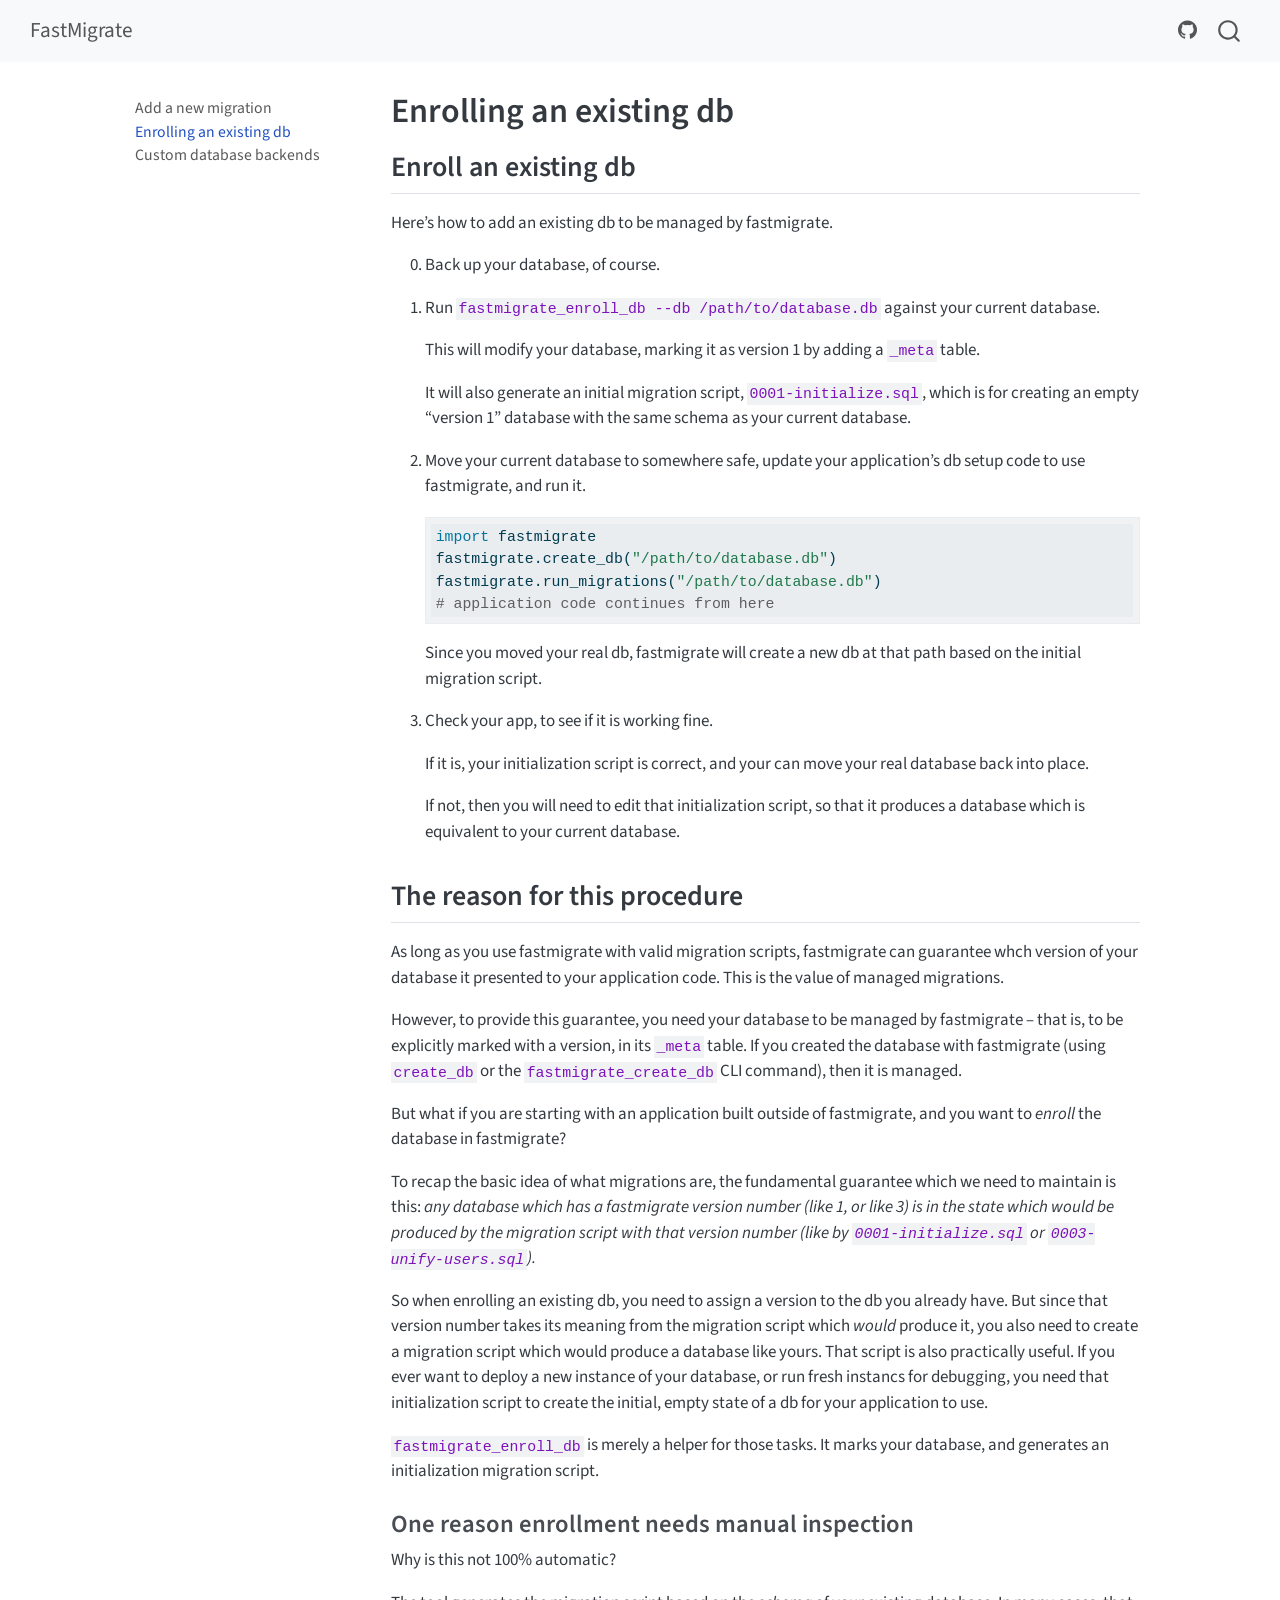
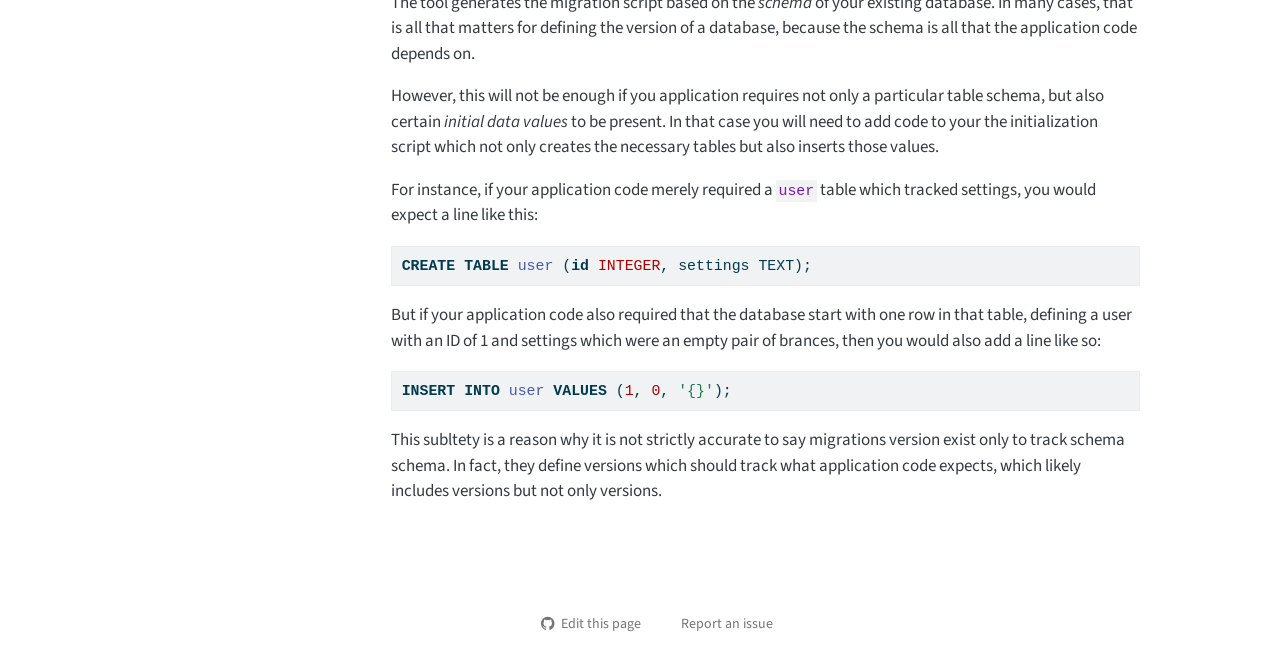
<file: enrolling.html>
<!DOCTYPE html>
<html xmlns="http://www.w3.org/1999/xhtml" lang="en" xml:lang="en"><head>

<meta charset="utf-8">
<meta name="generator" content="quarto-1.10.19">

<meta name="viewport" content="width=device-width, initial-scale=1.0, user-scalable=yes">


<title>Enrolling an existing db – FastMigrate</title>
<style>
/* Default styles provided by pandoc.
** See https://pandoc.org/MANUAL.html#variables-for-html for config info.
*/
span.smallcaps{font-variant: small-caps;}
div.columns{display: flex; gap: 1.5em;}
div.column{flex: auto;}
@media screen {
div.columns{gap: min(4vw, 1.5em);}
div.column{overflow-x: auto;}
}
div.hanging-indent{margin-left: 1.5em; text-indent: -1.5em;}
ul.task-list{list-style: none;}
ul.task-list li input[type="checkbox"] {
  width: 0.8em;
  margin: 0 0.8em 0.2em -1em; /* quarto-specific, see https://github.com/quarto-dev/quarto-cli/issues/4556 */ 
  vertical-align: middle;
}
/* CSS for syntax highlighting */
html { -webkit-text-size-adjust: 100%; }
pre > code.sourceCode { white-space: pre; position: relative; }
pre > code.sourceCode > span { display: inline-block; line-height: 1.25; }
pre > code.sourceCode > span:empty { height: 1.2em; }
.sourceCode { overflow: visible; }
code.sourceCode > span { color: inherit; text-decoration: inherit; }
div.sourceCode { margin: 1em 0; }
pre.sourceCode { margin: 0; }
@media screen {
div.sourceCode { overflow: auto; }
}
@media print {
pre > code.sourceCode { white-space: pre-wrap; }
pre > code.sourceCode > span { text-indent: -5em; padding-left: 5em; }
}
pre.numberSource code
  { counter-reset: source-line 0; }
pre.numberSource code > span
  { position: relative; left: -4em; counter-increment: source-line; }
pre.numberSource code > span > a:first-child::before
  { content: counter(source-line);
    position: relative; left: -1em; text-align: right; vertical-align: baseline;
    border: none; display: inline-block;
    -webkit-touch-callout: none; -webkit-user-select: none;
    -khtml-user-select: none; -moz-user-select: none;
    -ms-user-select: none; user-select: none;
    padding: 0 4px; width: 4em;
  }
pre.numberSource { margin-left: 3em;  padding-left: 4px; }
div.sourceCode
  {   }
@media screen {
pre > code.sourceCode > span > a:first-child::before { text-decoration: underline; }
}
</style>


<script src="site_libs/quarto-nav/quarto-nav.js"></script>
<script src="site_libs/quarto-nav/headroom.min.js"></script>
<script src="site_libs/clipboard/clipboard.min.js"></script>
<script src="site_libs/quarto-search/autocomplete.umd.js"></script>
<script src="site_libs/quarto-search/fuse.min.js"></script>
<script src="site_libs/quarto-search/quarto-search.js"></script>
<meta name="quarto:offset" content="./">
<script src="site_libs/quarto-html/quarto.js" type="module"></script>
<script src="site_libs/quarto-html/tabsets/tabsets.js" type="module"></script>
<script src="site_libs/quarto-html/popper.min.js"></script>
<script src="site_libs/quarto-html/tippy.umd.min.js"></script>
<script src="site_libs/quarto-html/anchor.min.js"></script>
<link href="site_libs/quarto-html/tippy.css" rel="stylesheet">
<link href="site_libs/quarto-html/quarto-syntax-highlighting-bf27225e3a48a9273f3daa8f8e829971.css" rel="stylesheet" id="quarto-text-highlighting-styles">
<script src="site_libs/bootstrap/bootstrap.min.js"></script>
<link href="site_libs/bootstrap/bootstrap-icons.css" rel="stylesheet">
<link href="site_libs/bootstrap/bootstrap-55617497126496852ff9f5a59253c640.min.css" rel="stylesheet" append-hash="true" id="quarto-bootstrap" data-mode="light">
<script id="quarto-search-options" type="application/json">{
  "location": "navbar",
  "copy-button": false,
  "collapse-after": 3,
  "panel-placement": "end",
  "type": "overlay",
  "limit": 50,
  "keyboard-shortcut": [
    "f",
    "/",
    "s"
  ],
  "show-item-context": false,
  "language": {
    "search-no-results-text": "No results",
    "search-matching-documents-text": "matching documents",
    "search-copy-link-title": "Copy link to search",
    "search-hide-matches-text": "Hide additional matches",
    "search-more-match-text": "more match in this document",
    "search-more-matches-text": "more matches in this document",
    "search-clear-button-title": "Clear",
    "search-text-placeholder": "",
    "search-detached-cancel-button-title": "Cancel",
    "search-submit-button-title": "Submit",
    "search-label": "Search"
  }
}</script>


</head>

<body class="nav-sidebar floating nav-fixed fullcontent quarto-light">

<div id="quarto-search-results"></div>
  <header id="quarto-header" class="headroom fixed-top">
    <nav class="navbar navbar-expand-lg " data-bs-theme="dark">
      <div class="navbar-container container-fluid">
      <div class="navbar-brand-container mx-auto">
    <a class="navbar-brand" href="./index.html">
    <span class="navbar-title">FastMigrate</span>
    </a>
  </div>
            <div id="quarto-search" class="" title="Search"></div>
          <button class="navbar-toggler" type="button" data-bs-toggle="collapse" data-bs-target="#navbarCollapse" aria-controls="navbarCollapse" role="menu" aria-expanded="false" aria-label="Toggle navigation" onclick="if (window.quartoToggleHeadroom) { window.quartoToggleHeadroom(); }">
  <span class="navbar-toggler-icon"></span>
</button>
          <div class="collapse navbar-collapse" id="navbarCollapse">
            <ul class="navbar-nav navbar-nav-scroll ms-auto">
  <li class="nav-item compact">
    <a class="nav-link" href="https://github.com/AnswerDotAI/fastmigrate"> <i class="bi bi-github" role="img">
</i> 
<span class="menu-text"></span></a>
  </li>  
</ul>
          </div> <!-- /navcollapse -->
            <div class="quarto-navbar-tools">
</div>
      </div> <!-- /container-fluid -->
    </nav>
  <nav class="quarto-secondary-nav">
    <div class="container-fluid d-flex">
      <button type="button" class="quarto-btn-toggle btn" data-bs-toggle="collapse" role="button" data-bs-target=".quarto-sidebar-collapse-item" aria-controls="quarto-sidebar" aria-expanded="false" aria-label="Toggle sidebar navigation" onclick="if (window.quartoToggleHeadroom) { window.quartoToggleHeadroom(); }">
        <i class="bi bi-layout-text-sidebar-reverse"></i>
      </button>
        <nav class="quarto-page-breadcrumbs" aria-label="breadcrumb"><ol class="breadcrumb"><li class="breadcrumb-item"><a href="./enrolling.html">Enrolling an existing db</a></li></ol></nav>
        <a class="flex-grow-1" role="navigation" data-bs-toggle="collapse" data-bs-target=".quarto-sidebar-collapse-item" aria-controls="quarto-sidebar" aria-expanded="false" aria-label="Toggle sidebar navigation" onclick="if (window.quartoToggleHeadroom) { window.quartoToggleHeadroom(); }">      
        </a>
    </div>
  </nav>
</header>
<!-- content -->
<div id="quarto-content" class="quarto-container page-columns page-rows-contents page-layout-article page-navbar">
<!-- sidebar -->
  <nav id="quarto-sidebar" class="sidebar collapse collapse-horizontal quarto-sidebar-collapse-item sidebar-navigation floating overflow-auto">
    <div class="sidebar-menu-container"> 
    <ul class="list-unstyled mt-1">
        <li class="sidebar-item">
  <div class="sidebar-item-container"> 
  <a href="./adding_migrations.html" class="sidebar-item-text sidebar-link">
 <span class="menu-text">Add a new migration</span></a>
  </div>
</li>
        <li class="sidebar-item">
  <div class="sidebar-item-container"> 
  <a href="./enrolling.html" class="sidebar-item-text sidebar-link active">
 <span class="menu-text">Enrolling an existing db</span></a>
  </div>
</li>
        <li class="sidebar-item">
  <div class="sidebar-item-container"> 
  <a href="./custom_backends.html" class="sidebar-item-text sidebar-link">
 <span class="menu-text">Custom database backends</span></a>
  </div>
</li>
    </ul>
    </div>
</nav>
<div id="quarto-sidebar-glass" class="quarto-sidebar-collapse-item" data-bs-toggle="collapse" data-bs-target=".quarto-sidebar-collapse-item"></div>
<!-- margin-sidebar -->
    
<!-- main -->
<main class="content" id="quarto-document-content">

<header id="title-block-header" class="quarto-title-block default">
<div class="quarto-title">
<h1 class="title">Enrolling an existing db</h1>
</div>



<div class="quarto-title-meta">

    
  
    
  </div>
  


</header>


<section id="enroll-an-existing-db" class="level2">
<h2 class="anchored" data-anchor-id="enroll-an-existing-db">Enroll an existing db</h2>
<p>Here’s how to add an existing db to be managed by fastmigrate.</p>
<ol start="0" type="1">
<li><p>Back up your database, of course.</p></li>
<li><p>Run <code>fastmigrate_enroll_db --db /path/to/database.db</code> against your current database.</p>
<p>This will modify your database, marking it as version 1 by adding a <code>_meta</code> table.</p>
<p>It will also generate an initial migration script, <code>0001-initialize.sql</code>, which is for creating an empty “version 1” database with the same schema as your current database.</p></li>
<li><p>Move your current database to somewhere safe, update your application’s db setup code to use fastmigrate, and run it.</p>
<div class="code-copy-outer-scaffold"><div class="sourceCode" id="cb1"><pre class="sourceCode python code-with-copy"><code class="sourceCode python"><span id="cb1-1"><a href="#cb1-1" aria-hidden="true" tabindex="-1"></a><span class="im">import</span> fastmigrate</span>
<span id="cb1-2"><a href="#cb1-2" aria-hidden="true" tabindex="-1"></a>fastmigrate.create_db(<span class="st">"/path/to/database.db"</span>)</span>
<span id="cb1-3"><a href="#cb1-3" aria-hidden="true" tabindex="-1"></a>fastmigrate.run_migrations(<span class="st">"/path/to/database.db"</span>)</span>
<span id="cb1-4"><a href="#cb1-4" aria-hidden="true" tabindex="-1"></a><span class="co"># application code continues from here</span></span></code></pre></div><button title="Copy to Clipboard" class="code-copy-button"><i class="bi"></i></button></div>
<p>Since you moved your real db, fastmigrate will create a new db at that path based on the initial migration script.</p></li>
<li><p>Check your app, to see if it is working fine.</p>
<p>If it is, your initialization script is correct, and your can move your real database back into place.</p>
<p>If not, then you will need to edit that initialization script, so that it produces a database which is equivalent to your current database.</p></li>
</ol>
</section>
<section id="the-reason-for-this-procedure" class="level2">
<h2 class="anchored" data-anchor-id="the-reason-for-this-procedure">The reason for this procedure</h2>
<p>As long as you use fastmigrate with valid migration scripts, fastmigrate can guarantee whch version of your database it presented to your application code. This is the value of managed migrations.</p>
<p>However, to provide this guarantee, you need your database to be managed by fastmigrate – that is, to be explicitly marked with a version, in its <code>_meta</code> table. If you created the database with fastmigrate (using <code>create_db</code> or the <code>fastmigrate_create_db</code> CLI command), then it is managed.</p>
<p>But what if you are starting with an application built outside of fastmigrate, and you want to <em>enroll</em> the database in fastmigrate?</p>
<p>To recap the basic idea of what migrations are, the fundamental guarantee which we need to maintain is this: <em>any database which has a fastmigrate version number (like 1, or like 3) is in the state which would be produced by the migration script with that version number (like by <code>0001-initialize.sql</code> or <code>0003-unify-users.sql</code>).</em></p>
<p>So when enrolling an existing db, you need to assign a version to the db you already have. But since that version number takes its meaning from the migration script which <em>would</em> produce it, you also need to create a migration script which would produce a database like yours. That script is also practically useful. If you ever want to deploy a new instance of your database, or run fresh instancs for debugging, you need that initialization script to create the initial, empty state of a db for your application to use.</p>
<p><code>fastmigrate_enroll_db</code> is merely a helper for those tasks. It marks your database, and generates an initialization migration script.</p>
<section id="one-reason-enrollment-needs-manual-inspection" class="level3">
<h3 class="anchored" data-anchor-id="one-reason-enrollment-needs-manual-inspection">One reason enrollment needs manual inspection</h3>
<p>Why is this not 100% automatic?</p>
<p>The tool generates the migration script based on the <em>schema</em> of your existing database. In many cases, that is all that matters for defining the version of a database, because the schema is all that the application code depends on.</p>
<p>However, this will not be enough if you application requires not only a particular table schema, but also certain <em>initial data values</em> to be present. In that case you will need to add code to your the initialization script which not only creates the necessary tables but also inserts those values.</p>
<p>For instance, if your application code merely required a <code>user</code> table which tracked settings, you would expect a line like this:</p>
<div class="code-copy-outer-scaffold"><div class="sourceCode" id="cb2"><pre class="sourceCode sql code-with-copy"><code class="sourceCode sql"><span id="cb2-1"><a href="#cb2-1" aria-hidden="true" tabindex="-1"></a><span class="kw">CREATE</span> <span class="kw">TABLE</span> <span class="fu">user</span> (<span class="kw">id</span> <span class="dt">INTEGER</span>, settings TEXT);</span></code></pre></div><button title="Copy to Clipboard" class="code-copy-button"><i class="bi"></i></button></div>
<p>But if your application code also required that the database start with one row in that table, defining a user with an ID of 1 and settings which were an empty pair of brances, then you would also add a line like so:</p>
<div class="code-copy-outer-scaffold"><div class="sourceCode" id="cb3"><pre class="sourceCode sql code-with-copy"><code class="sourceCode sql"><span id="cb3-1"><a href="#cb3-1" aria-hidden="true" tabindex="-1"></a><span class="kw">INSERT</span> <span class="kw">INTO</span> <span class="fu">user</span> <span class="kw">VALUES</span> (<span class="dv">1</span>, <span class="dv">0</span>, <span class="st">'{}'</span>);</span></code></pre></div><button title="Copy to Clipboard" class="code-copy-button"><i class="bi"></i></button></div>
<p>This subltety is a reason why it is not strictly accurate to say migrations version exist only to track schema schema. In fact, they define versions which should track what application code expects, which likely includes versions but not only versions.</p>


</section>
</section>

</main> <!-- /main -->
<script id="quarto-html-after-body" type="application/javascript">
  window.document.addEventListener("DOMContentLoaded", function (event) {
    const icon = "";
    const anchorJS = new window.AnchorJS();
    anchorJS.options = {
      placement: 'right',
      icon: icon
    };
    anchorJS.add('.anchored');
    const isCodeAnnotation = (el) => {
      for (const clz of el.classList) {
        if (clz.startsWith('code-annotation-')) {                     
          return true;
        }
      }
      return false;
    }
    const onCopySuccess = function(e) {
      // button target
      const button = e.trigger;
      // don't keep focus
      button.blur();
      // flash "checked"
      button.classList.add('code-copy-button-checked');
      var currentTitle = button.getAttribute("title");
      button.setAttribute("title", "Copied!");
      let tooltip;
      if (window.bootstrap) {
        button.setAttribute("data-bs-toggle", "tooltip");
        button.setAttribute("data-bs-placement", "left");
        button.setAttribute("data-bs-title", "Copied!");
        tooltip = new bootstrap.Tooltip(button, 
          { trigger: "manual", 
            customClass: "code-copy-button-tooltip",
            offset: [0, -8]});
        tooltip.show();    
      }
      setTimeout(function() {
        if (tooltip) {
          tooltip.hide();
          button.removeAttribute("data-bs-title");
          button.removeAttribute("data-bs-toggle");
          button.removeAttribute("data-bs-placement");
        }
        button.setAttribute("title", currentTitle);
        button.classList.remove('code-copy-button-checked');
      }, 1000);
      // clear code selection
      e.clearSelection();
    }
    const getTextToCopy = function(trigger) {
      const outerScaffold = trigger.parentElement.cloneNode(true);
      const codeEl = outerScaffold.querySelector('code');
      for (const childEl of codeEl.children) {
        if (isCodeAnnotation(childEl)) {
          childEl.remove();
        }
      }
      return codeEl.innerText;
    }
    const clipboard = new window.ClipboardJS('.code-copy-button:not([data-in-quarto-modal])', {
      text: getTextToCopy
    });
    clipboard.on('success', onCopySuccess);
    if (window.document.getElementById('quarto-embedded-source-code-modal')) {
      const clipboardModal = new window.ClipboardJS('.code-copy-button[data-in-quarto-modal]', {
        text: getTextToCopy,
        container: window.document.getElementById('quarto-embedded-source-code-modal')
      });
      clipboardModal.on('success', onCopySuccess);
    }
      var localhostRegex = new RegExp(/^(?:http|https):\/\/localhost\:?[0-9]*\//);
      var mailtoRegex = new RegExp(/^mailto:/);
        var filterRegex = new RegExp("https:\/\/AnswerDotAI\.github\.io\/fastmigrate");
      var isInternal = (href) => {
          return filterRegex.test(href) || localhostRegex.test(href) || mailtoRegex.test(href);
      }
      // Inspect non-navigation links and adorn them if external
     var links = window.document.querySelectorAll('a[href]:not(.nav-link):not(.navbar-brand):not(.toc-action):not(.sidebar-link):not(.sidebar-item-toggle):not(.pagination-link):not(.no-external):not([aria-hidden]):not(.dropdown-item):not(.quarto-navigation-tool):not(.about-link)');
      for (var i=0; i<links.length; i++) {
        const link = links[i];
        if (!isInternal(link.href)) {
          // undo the damage that might have been done by quarto-nav.js in the case of
          // links that we want to consider external
          if (link.dataset.originalHref !== undefined) {
            link.href = link.dataset.originalHref;
          }
        }
      }
    function tippyHover(el, contentFn, onTriggerFn, onUntriggerFn) {
      const config = {
        allowHTML: true,
        maxWidth: 500,
        delay: 100,
        arrow: false,
        appendTo: function(el) {
            return el.parentElement;
        },
        interactive: true,
        interactiveBorder: 10,
        theme: 'quarto',
        placement: 'bottom-start',
      };
      if (contentFn) {
        config.content = contentFn;
      }
      if (onTriggerFn) {
        config.onTrigger = onTriggerFn;
      }
      if (onUntriggerFn) {
        config.onUntrigger = onUntriggerFn;
      }
      window.tippy(el, config); 
    }
    const noterefs = window.document.querySelectorAll('a[role="doc-noteref"]');
    for (var i=0; i<noterefs.length; i++) {
      const ref = noterefs[i];
      tippyHover(ref, function() {
        // use id or data attribute instead here
        let href = ref.getAttribute('data-footnote-href') || ref.getAttribute('href');
        try { href = new URL(href).hash; } catch {}
        const id = href.replace(/^#\/?/, "");
        const note = window.document.getElementById(id);
        if (note) {
          return note.innerHTML;
        } else {
          return "";
        }
      });
    }
    const xrefs = window.document.querySelectorAll('a.quarto-xref');
    const processXRef = (id, note) => {
      // Strip column container classes
      const stripColumnClz = (el) => {
        el.classList.remove("page-full", "page-columns");
        if (el.children) {
          for (const child of el.children) {
            stripColumnClz(child);
          }
        }
      }
      stripColumnClz(note)
      if (id === null || id.startsWith('sec-')) {
        // Special case sections, only their first couple elements
        const container = document.createElement("div");
        if (note.children && note.children.length > 2) {
          container.appendChild(note.children[0].cloneNode(true));
          for (let i = 1; i < note.children.length; i++) {
            const child = note.children[i];
            if (child.tagName === "P" && child.innerText === "") {
              continue;
            } else {
              container.appendChild(child.cloneNode(true));
              break;
            }
          }
          if (window.Quarto?.typesetMath) {
            window.Quarto.typesetMath(container);
          }
          return container.innerHTML
        } else {
          if (window.Quarto?.typesetMath) {
            window.Quarto.typesetMath(note);
          }
          return note.innerHTML;
        }
      } else {
        // Remove any anchor links if they are present
        const anchorLink = note.querySelector('a.anchorjs-link');
        if (anchorLink) {
          anchorLink.remove();
        }
        if (window.Quarto?.typesetMath) {
          window.Quarto.typesetMath(note);
        }
        if (note.classList.contains("callout")) {
          return note.outerHTML;
        } else {
          return note.innerHTML;
        }
      }
    }
    for (var i=0; i<xrefs.length; i++) {
      const xref = xrefs[i];
      tippyHover(xref, undefined, function(instance) {
        instance.disable();
        let url = xref.getAttribute('href');
        let hash = undefined; 
        if (url.startsWith('#')) {
          hash = url;
        } else {
          try { hash = new URL(url).hash; } catch {}
        }
        if (hash) {
          const id = hash.replace(/^#\/?/, "");
          const note = window.document.getElementById(id);
          if (note !== null) {
            try {
              const html = processXRef(id, note.cloneNode(true));
              instance.setContent(html);
            } finally {
              instance.enable();
              instance.show();
            }
          } else {
            // See if we can fetch this
            fetch(url.split('#')[0])
            .then(res => res.text())
            .then(html => {
              const parser = new DOMParser();
              const htmlDoc = parser.parseFromString(html, "text/html");
              const note = htmlDoc.getElementById(id);
              if (note !== null) {
                const html = processXRef(id, note);
                instance.setContent(html);
              } 
            }).finally(() => {
              instance.enable();
              instance.show();
            });
          }
        } else {
          // See if we can fetch a full url (with no hash to target)
          // This is a special case and we should probably do some content thinning / targeting
          fetch(url)
          .then(res => res.text())
          .then(html => {
            const parser = new DOMParser();
            const htmlDoc = parser.parseFromString(html, "text/html");
            const note = htmlDoc.querySelector('main.content');
            if (note !== null) {
              // This should only happen for chapter cross references
              // (since there is no id in the URL)
              // remove the first header
              if (note.children.length > 0 && note.children[0].tagName === "HEADER") {
                note.children[0].remove();
              }
              const html = processXRef(null, note);
              instance.setContent(html);
            } 
          }).finally(() => {
            instance.enable();
            instance.show();
          });
        }
      }, function(instance) {
      });
    }
        let selectedAnnoteEl;
        const selectorForAnnotation = ( cell, annotation) => {
          let cellAttr = 'data-code-cell="' + cell + '"';
          let lineAttr = 'data-code-annotation="' +  annotation + '"';
          const selector = 'span[' + cellAttr + '][' + lineAttr + ']';
          return selector;
        }
        const selectCodeLines = (annoteEl) => {
          const doc = window.document;
          const targetCell = annoteEl.getAttribute("data-target-cell");
          const targetAnnotation = annoteEl.getAttribute("data-target-annotation");
          const annoteSpan = window.document.querySelector(selectorForAnnotation(targetCell, targetAnnotation));
          const lines = annoteSpan.getAttribute("data-code-lines").split(",");
          const lineIds = lines.map((line) => {
            return targetCell + "-" + line;
          })
          let top = null;
          let height = null;
          let parent = null;
          if (lineIds.length > 0) {
              //compute the position of the single el (top and bottom and make a div)
              const el = window.document.getElementById(lineIds[0]);
              top = el.offsetTop;
              height = el.offsetHeight;
              parent = el.parentElement.parentElement;
            if (lineIds.length > 1) {
              const lastEl = window.document.getElementById(lineIds[lineIds.length - 1]);
              const bottom = lastEl.offsetTop + lastEl.offsetHeight;
              height = bottom - top;
            }
            if (top !== null && height !== null && parent !== null) {
              // cook up a div (if necessary) and position it 
              let div = window.document.getElementById("code-annotation-line-highlight");
              if (div === null) {
                div = window.document.createElement("div");
                div.setAttribute("id", "code-annotation-line-highlight");
                div.style.position = 'absolute';
                parent.appendChild(div);
              }
              div.style.top = top - 2 + "px";
              div.style.height = height + 4 + "px";
              div.style.left = 0;
              let gutterDiv = window.document.getElementById("code-annotation-line-highlight-gutter");
              if (gutterDiv === null) {
                gutterDiv = window.document.createElement("div");
                gutterDiv.setAttribute("id", "code-annotation-line-highlight-gutter");
                gutterDiv.style.position = 'absolute';
                const codeCell = window.document.getElementById(targetCell);
                const gutter = codeCell.querySelector('.code-annotation-gutter');
                gutter.appendChild(gutterDiv);
              }
              gutterDiv.style.top = top - 2 + "px";
              gutterDiv.style.height = height + 4 + "px";
            }
            selectedAnnoteEl = annoteEl;
          }
        };
        const unselectCodeLines = () => {
          const elementsIds = ["code-annotation-line-highlight", "code-annotation-line-highlight-gutter"];
          elementsIds.forEach((elId) => {
            const div = window.document.getElementById(elId);
            if (div) {
              div.remove();
            }
          });
          selectedAnnoteEl = undefined;
        };
          // Handle positioning of the toggle
      window.addEventListener(
        "resize",
        throttle(() => {
          elRect = undefined;
          if (selectedAnnoteEl) {
            selectCodeLines(selectedAnnoteEl);
          }
        }, 10)
      );
      function throttle(fn, ms) {
      let throttle = false;
      let timer;
        return (...args) => {
          if(!throttle) { // first call gets through
              fn.apply(this, args);
              throttle = true;
          } else { // all the others get throttled
              if(timer) clearTimeout(timer); // cancel #2
              timer = setTimeout(() => {
                fn.apply(this, args);
                timer = throttle = false;
              }, ms);
          }
        };
      }
        // Attach click handler to the DT
        const annoteDls = window.document.querySelectorAll('dt[data-target-cell]');
        for (const annoteDlNode of annoteDls) {
          annoteDlNode.addEventListener('click', (event) => {
            const clickedEl = event.target;
            if (clickedEl !== selectedAnnoteEl) {
              unselectCodeLines();
              const activeEl = window.document.querySelector('dt[data-target-cell].code-annotation-active');
              if (activeEl) {
                activeEl.classList.remove('code-annotation-active');
              }
              selectCodeLines(clickedEl);
              clickedEl.classList.add('code-annotation-active');
            } else {
              // Unselect the line
              unselectCodeLines();
              clickedEl.classList.remove('code-annotation-active');
            }
          });
        }
    const findCites = (el) => {
      const parentEl = el.parentElement;
      if (parentEl) {
        const cites = parentEl.dataset.cites;
        if (cites) {
          return {
            el,
            cites: cites.split(' ')
          };
        } else {
          return findCites(el.parentElement)
        }
      } else {
        return undefined;
      }
    };
    var bibliorefs = window.document.querySelectorAll('a[role="doc-biblioref"]');
    for (var i=0; i<bibliorefs.length; i++) {
      const ref = bibliorefs[i];
      const citeInfo = findCites(ref);
      if (citeInfo) {
        tippyHover(citeInfo.el, function() {
          var popup = window.document.createElement('div');
          citeInfo.cites.forEach(function(cite) {
            var citeDiv = window.document.createElement('div');
            citeDiv.classList.add('hanging-indent');
            citeDiv.classList.add('csl-entry');
            var biblioDiv = window.document.getElementById('ref-' + cite);
            if (biblioDiv) {
              citeDiv.innerHTML = biblioDiv.innerHTML;
            }
            popup.appendChild(citeDiv);
          });
          return popup.innerHTML;
        });
      }
    }
  });
  </script>
</div> <!-- /content -->




<footer class="footer"><div class="nav-footer"><div class="nav-footer-center"><div class="toc-actions"><ul><li><a href="https://github.com/AnswerDotAI/fastmigrate/edit/main/enrolling.qmd" class="toc-action"><i class="bi bi-github"></i>Edit this page</a></li><li><a href="https://github.com/AnswerDotAI/fastmigrate/issues/new" class="toc-action"><i class="bi empty"></i>Report an issue</a></li></ul></div></div></div></footer></body></html>
</file>
<file: site_libs/quarto-html/tippy.css>
.tippy-box[data-animation=fade][data-state=hidden]{opacity:0}[data-tippy-root]{max-width:calc(100vw - 10px)}.tippy-box{position:relative;background-color:#333;color:#fff;border-radius:4px;font-size:14px;line-height:1.4;white-space:normal;outline:0;transition-property:transform,visibility,opacity}.tippy-box[data-placement^=top]>.tippy-arrow{bottom:0}.tippy-box[data-placement^=top]>.tippy-arrow:before{bottom:-7px;left:0;border-width:8px 8px 0;border-top-color:initial;transform-origin:center top}.tippy-box[data-placement^=bottom]>.tippy-arrow{top:0}.tippy-box[data-placement^=bottom]>.tippy-arrow:before{top:-7px;left:0;border-width:0 8px 8px;border-bottom-color:initial;transform-origin:center bottom}.tippy-box[data-placement^=left]>.tippy-arrow{right:0}.tippy-box[data-placement^=left]>.tippy-arrow:before{border-width:8px 0 8px 8px;border-left-color:initial;right:-7px;transform-origin:center left}.tippy-box[data-placement^=right]>.tippy-arrow{left:0}.tippy-box[data-placement^=right]>.tippy-arrow:before{left:-7px;border-width:8px 8px 8px 0;border-right-color:initial;transform-origin:center right}.tippy-box[data-inertia][data-state=visible]{transition-timing-function:cubic-bezier(.54,1.5,.38,1.11)}.tippy-arrow{width:16px;height:16px;color:#333}.tippy-arrow:before{content:"";position:absolute;border-color:transparent;border-style:solid}.tippy-content{position:relative;padding:5px 9px;z-index:1}
</file>
<file: site_libs/quarto-html/quarto-syntax-highlighting-bf27225e3a48a9273f3daa8f8e829971.css>
/* quarto syntax highlight colors */
:root {
  --quarto-hl-ot-color: #003B4F;
  --quarto-hl-at-color: #657422;
  --quarto-hl-ss-color: #20794D;
  --quarto-hl-an-color: #5E5E5E;
  --quarto-hl-fu-color: #4758AB;
  --quarto-hl-st-color: #20794D;
  --quarto-hl-cf-color: #003B4F;
  --quarto-hl-op-color: #5E5E5E;
  --quarto-hl-er-color: #AD0000;
  --quarto-hl-bn-color: #AD0000;
  --quarto-hl-al-color: #AD0000;
  --quarto-hl-va-color: #111111;
  --quarto-hl-bu-color: inherit;
  --quarto-hl-ex-color: inherit;
  --quarto-hl-pp-color: #AD0000;
  --quarto-hl-in-color: #5E5E5E;
  --quarto-hl-vs-color: #20794D;
  --quarto-hl-wa-color: #5E5E5E;
  --quarto-hl-do-color: #5E5E5E;
  --quarto-hl-im-color: #00769E;
  --quarto-hl-ch-color: #20794D;
  --quarto-hl-dt-color: #AD0000;
  --quarto-hl-fl-color: #AD0000;
  --quarto-hl-co-color: #5E5E5E;
  --quarto-hl-cv-color: #5E5E5E;
  --quarto-hl-cn-color: #8f5902;
  --quarto-hl-sc-color: #5E5E5E;
  --quarto-hl-dv-color: #AD0000;
  --quarto-hl-kw-color: #003B4F;
}

/* other quarto variables */
:root {
  --quarto-font-monospace: SFMono-Regular, Menlo, Monaco, Consolas, "Liberation Mono", "Courier New", monospace;
}

/* syntax highlight based on Pandoc's rules */
pre > code.sourceCode > span {
  color: #003B4F;
}

code.sourceCode > span {
  color: #003B4F;
}

div.sourceCode,
div.sourceCode pre.sourceCode {
  color: #003B4F;
}

/* Normal */
code span {
  color: #003B4F;
}

/* Alert */
code span.al {
  color: #AD0000;
  font-style: inherit;
}

/* Annotation */
code span.an {
  color: #5E5E5E;
  font-style: inherit;
}

/* Attribute */
code span.at {
  color: #657422;
  font-style: inherit;
}

/* BaseN */
code span.bn {
  color: #AD0000;
  font-style: inherit;
}

/* BuiltIn */
code span.bu {
  font-style: inherit;
}

/* ControlFlow */
code span.cf {
  color: #003B4F;
  font-weight: bold;
  font-style: inherit;
}

/* Char */
code span.ch {
  color: #20794D;
  font-style: inherit;
}

/* Constant */
code span.cn {
  color: #8f5902;
  font-style: inherit;
}

/* Comment */
code span.co {
  color: #5E5E5E;
  font-style: inherit;
}

/* CommentVar */
code span.cv {
  color: #5E5E5E;
  font-style: italic;
}

/* Documentation */
code span.do {
  color: #5E5E5E;
  font-style: italic;
}

/* DataType */
code span.dt {
  color: #AD0000;
  font-style: inherit;
}

/* DecVal */
code span.dv {
  color: #AD0000;
  font-style: inherit;
}

/* Error */
code span.er {
  color: #AD0000;
  font-style: inherit;
}

/* Extension */
code span.ex {
  font-style: inherit;
}

/* Float */
code span.fl {
  color: #AD0000;
  font-style: inherit;
}

/* Function */
code span.fu {
  color: #4758AB;
  font-style: inherit;
}

/* Import */
code span.im {
  color: #00769E;
  font-style: inherit;
}

/* Information */
code span.in {
  color: #5E5E5E;
  font-style: inherit;
}

/* Keyword */
code span.kw {
  color: #003B4F;
  font-weight: bold;
  font-style: inherit;
}

/* Operator */
code span.op {
  color: #5E5E5E;
  font-style: inherit;
}

/* Other */
code span.ot {
  color: #003B4F;
  font-style: inherit;
}

/* Preprocessor */
code span.pp {
  color: #AD0000;
  font-style: inherit;
}

/* SpecialChar */
code span.sc {
  color: #5E5E5E;
  font-style: inherit;
}

/* SpecialString */
code span.ss {
  color: #20794D;
  font-style: inherit;
}

/* String */
code span.st {
  color: #20794D;
  font-style: inherit;
}

/* Variable */
code span.va {
  color: #111111;
  font-style: inherit;
}

/* VerbatimString */
code span.vs {
  color: #20794D;
  font-style: inherit;
}

/* Warning */
code span.wa {
  color: #5E5E5E;
  font-style: italic;
}

.prevent-inlining {
  content: "</";
}

/*# sourceMappingURL=8be38f48d34c45af72792cbd699585e7.css.map */
</file>
